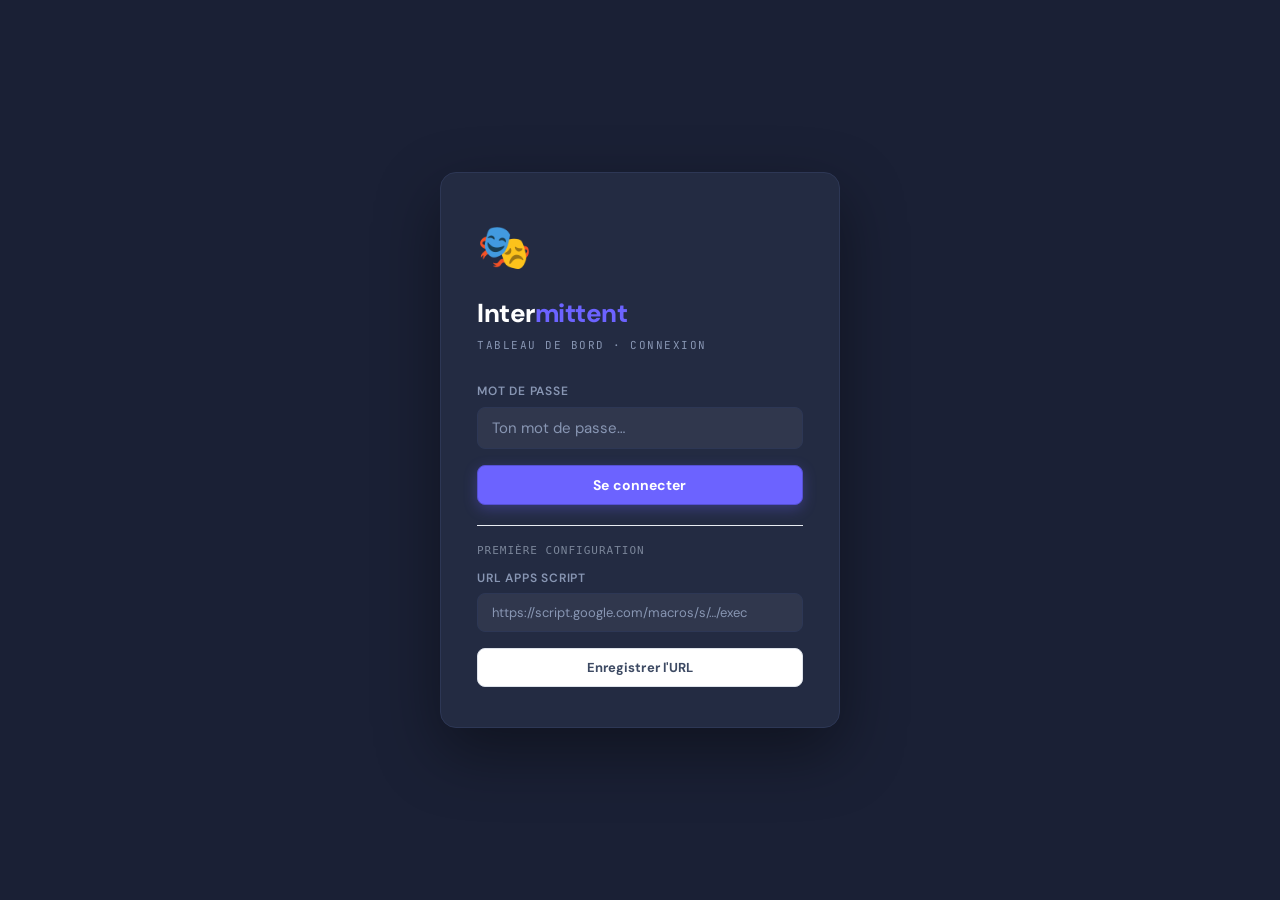
<file: index.html>
<!DOCTYPE html>
<html lang="fr">
<head>
<meta charset="UTF-8">
<meta name="viewport" content="width=device-width, initial-scale=1.0, viewport-fit=cover">
<meta name="apple-mobile-web-app-capable" content="yes">
<meta name="apple-mobile-web-app-status-bar-style" content="black-translucent">
<meta name="apple-mobile-web-app-title" content="Intermittent">
<meta name="theme-color" content="#1a1a18">
<title>Intermittent</title>
<link rel="manifest" href="manifest.json">
<link rel="apple-touch-icon" href="data:image/svg+xml,<svg xmlns='http://www.w3.org/2000/svg' viewBox='0 0 180 180'><rect width='180' height='180' rx='40' fill='%231a1a18'/><text x='90' y='125' font-size='90' text-anchor='middle'>🎭</text></svg>">
<link rel="stylesheet" href="style.css">
<link rel="icon" href="data:image/svg+xml,<svg xmlns='http://www.w3.org/2000/svg' viewBox='0 0 100 100'><text y='.9em' font-size='90'>🎭</text></svg>">
</head>
<body>

<!-- ═══════════════════════════════════════
     LOGIN SCREEN
═══════════════════════════════════════ -->
<div class="login-screen" id="login-screen">
  <div class="login-box">
    <div class="login-logo">🎭</div>
    <div class="login-title">Inter<span>mittent</span></div>
    <div class="login-sub">Tableau de bord · Connexion</div>
    <div class="login-error" id="login-error"></div>
    <div class="field">
      <label>Mot de passe</label>
      <input type="password" id="login-password" placeholder="Ton mot de passe…" autocomplete="current-password">
    </div>
    <button class="btn btn-primary" id="login-btn" onclick="handleLogin()">Se connecter</button>
    <div style="margin-top:20px;padding-top:16px;border-top:1px solid var(--border2);">
      <div style="font-size:11px;color:var(--muted);font-family:'DM Mono',monospace;margin-bottom:10px;text-transform:uppercase;letter-spacing:1px;">Première configuration</div>
      <div class="field">
        <label>URL Apps Script</label>
        <input type="text" id="login-apps-script-url" placeholder="https://script.google.com/macros/s/…/exec" style="font-size:13px;">
      </div>
      <button class="btn btn-ghost" style="width:100%;font-size:13px;" onclick="saveUrlFromLogin()">Enregistrer l'URL</button>
      <div id="login-url-saved" style="display:none;margin-top:8px;" class="alert alert-ok">✅ URL enregistrée — entre ton mot de passe</div>
    </div>
  </div>
</div>

<!-- ═══════════════════════════════════════
     APP SHELL
═══════════════════════════════════════ -->
<div id="app-shell" style="display:none;">

  <!-- TOAST -->
  <div class="toast" id="toast"></div>

  <!-- ═══ SIDEBAR (desktop only) ═══ -->
  <aside class="sidebar">
    <div class="sidebar-logo">
      <div class="sidebar-logo-icon">🎭</div>
      <div class="sidebar-logo-title">Inter<span>mittent</span></div>
      <div class="sidebar-logo-sub">Tableau de bord</div>
    </div>

    <nav class="sidebar-nav">
      <div class="sidebar-section-label">Vue générale</div>
      <div class="sidebar-item" id="side-dashboard" onclick="showPage('dashboard')">
        <span class="si-icon">🏠</span> Tableau de bord
      </div>
      <div class="sidebar-section-label">Principal</div>
      <div class="sidebar-item active" id="side-bilan" onclick="showPage('bilan')">
        <span class="si-icon">📊</span> Bilan
      </div>
      <div class="sidebar-item" id="side-contrats" onclick="showPage('contrats')">
        <span class="si-icon">📁</span> Contrats
      </div>
      <div class="sidebar-item" id="side-ft" onclick="showPage('ft')">
        <span class="si-icon">🏛️</span> France Travail
      </div>

      <div class="sidebar-section-label" style="margin-top:8px;">Outils</div>
      <div class="sidebar-item" id="side-scan" onclick="showPage('scan')">
        <span class="si-icon">📄</span> Scanner un doc
      </div>
      <div class="sidebar-item" id="side-frais" onclick="showPage('frais')">
        <span class="si-icon">🧾</span> Frais réels
      </div>

      <div class="sidebar-section-label" style="margin-top:8px;">Compte</div>
      <div class="sidebar-item" id="side-settings" onclick="showPage('settings')">
        <span class="si-icon">⚙️</span> Réglages
      </div>
    </nav>

    <div class="sidebar-footer">
      <div class="sidebar-user">
        <div class="sidebar-user-avatar">S</div>
        <div style="font-size:13px;font-weight:500;">Simon</div>
      </div>
      <div class="sidebar-sync" onclick="syncToServer(true)">
        <div class="sync-dot" id="desktop-sync-dot"></div>
        <span id="desktop-sync-label">Sync</span>
        <span id="sidebar-sync-time" style="font-size:9px;color:var(--muted);margin-left:4px;"></span>
      </div>
      <div class="sidebar-logout" onclick="handleLogout()">Se déconnecter</div>
      <div style="font-family:'DM Mono',monospace;font-size:11px;color:#888;margin-top:8px;" id="sidebar-version"></div>
    </div>
  </aside>

  <!-- ═══ MAIN CONTENT ═══ -->
  <div class="main-content">

    <!-- MOBILE HEADER -->
    <header class="app-header">
      <div class="app-logo">🎭 Inter<span>mittent</span></div>
      <div class="header-right">
        <div class="sync-status" onclick="syncToServer(true)">
          <div class="sync-dot" id="sync-dot"></div>
          <span id="sync-label">Sync</span>
        </div>
        <div style="display:flex;gap:4px;overflow-x:auto;">
          <div onclick="showPage('dashboard')" style="padding:5px 8px;border-radius:6px;font-size:18px;cursor:pointer;flex-shrink:0;">🏠</div>
          <div onclick="showPage('bilan')"    style="padding:5px 8px;border-radius:6px;font-size:18px;cursor:pointer;flex-shrink:0;">📊</div>
          <div onclick="showPage('contrats')" style="padding:5px 8px;border-radius:6px;font-size:18px;cursor:pointer;flex-shrink:0;">📁</div>
          <div onclick="showPage('scan')"     style="padding:5px 8px;border-radius:6px;font-size:18px;cursor:pointer;flex-shrink:0;">📄</div>
          <div onclick="showPage('ft')"       style="padding:5px 8px;border-radius:6px;font-size:18px;cursor:pointer;flex-shrink:0;">🏛️</div>
          <div onclick="showPage('frais')"    style="padding:5px 8px;border-radius:6px;font-size:18px;cursor:pointer;flex-shrink:0;">🧾</div>
          <div onclick="showPage('settings')" style="padding:5px 8px;border-radius:6px;font-size:18px;cursor:pointer;flex-shrink:0;">⚙️</div>
        </div>
        <div style="font-family:'JetBrains Mono',monospace;font-size:11px;color:var(--muted);background:var(--bg2);padding:4px 10px;border-radius:6px;border:1.5px solid var(--border);flex-shrink:0;" id="header-year">2026</div>
      </div>
    </header>

    <!-- ═══ PAGE BILAN ═══ -->
    <div class="page active" id="page-bilan">
      <div class="page-wrap">
        <div class="section" style="padding-top:20px;">
          <div class="section-title">Bilan <span class="accent">2026</span></div>
          <div class="section-sub">Vue annuelle · Sauvegarde auto</div>
        </div>
        <div class="section">
          <div class="stat-row">
            <div class="stat-card"><div class="lbl">Brut total</div><div class="val gold" id="b-brut">0 €</div><div class="sub" id="b-cachets">0 cachets</div></div>
            <div class="stat-card"><div class="lbl">Net total</div><div class="val green" id="b-net">0 €</div><div class="sub">net perçu</div></div>
          </div>
          <div class="stat-row three">
            <div class="stat-card"><div class="lbl">Heures</div><div class="val" id="b-heures">0 h</div><div class="sub">cumulées</div></div>
            <div class="stat-card"><div class="lbl">PAS payé</div><div class="val red" id="b-pas">0 €</div><div class="sub">prélevé</div></div>
            <div class="stat-card"><div class="lbl">Frais réels</div><div class="val blue" id="b-frais">0 €</div><div class="sub">déductibles</div></div>
          </div>
          <div class="card">
            <div class="card-head"><div class="card-head-title">ARE estimée</div><span class="tag tag-gray" id="are-status-tag">non calculé</span></div>
            <div id="q-are-alerte" class="alert alert-warn" style="display:none;font-size:12px;margin-bottom:12px;">⚠️ Aucune ouverture de droits renseignée — importe ta notification ARE dans les Réglages</div>
            <button class="btn btn-ghost" style="width:100%;margin-top:8px;" onclick="forceMigrateAreToHistorique()">📥 Ajouter les droits actuels à l'historique</button>
            <div style="display:grid;grid-template-columns:1fr 1fr;gap:12px;margin-bottom:12px;">
  <div>
    <div style="font-family:'JetBrains Mono',monospace;font-size:10px;color:var(--muted);margin-bottom:4px;">JOURNALIÈRE BRUTE</div>
    <div style="font-size:24px;font-weight:800;color:var(--orange);" id="q-are-jour">— €</div>
  </div>
  <div>
    <div style="font-family:'JetBrains Mono',monospace;font-size:10px;color:var(--muted);margin-bottom:4px;">AVANT PAS</div>
    <div style="font-size:20px;font-weight:700;color:var(--ink2);" id="q-are-jour-net">— €</div>
  </div>
</div>
<div style="font-family:'JetBrains Mono',monospace;font-size:10px;color:var(--muted);margin-bottom:4px;">APRÈS PAS · MENSUELLE</div>
<div style="font-size:20px;font-weight:700;color:var(--green);" id="q-are-jour-pas">— €</div>
<div style="font-size:13px;color:var(--muted);margin-top:4px;">≈ <span id="q-are-mois">— €</span>/mois</div>
<div class="ft-row" style="margin-top:12px;"><span class="ft-label">Ouverture des droits</span><span class="ft-value" id="q-date-ouverture">—</span></div>
<div class="ft-row"><span class="ft-label">Date anniversaire</span><span class="ft-value" id="q-date-anniversaire">—</span></div>
<div style="margin-top:12px;">
  <button class="btn btn-ghost btn-sm" onclick="showPage('settings');setTimeout(()=>{document.getElementById('are-droits-card')?.scrollIntoView({behavior:'smooth'})},300)">📋 Voir l'historique complet</button>
</div>
            <div class="progress-wrap">
              <div class="progress-label"><span>Progression vers les 507h</span><span id="q-heures-prog">0 / 507 h</span></div>
              <div class="progress-bar"><div class="progress-fill" id="q-heures-fill" style="width:0%"></div></div>
            </div>
          </div>
          <div class="card">
            <div class="card-head"><div class="card-head-title">Foyer</div></div>
            <div class="field-row">
              <div>
                <div style="font-family:'DM Mono',monospace;font-size:10px;color:var(--muted);margin-bottom:4px;">SIMON (toi)</div>
                <div style="font-family:'Playfair Display',serif;font-size:20px;font-weight:700;" id="foyer-simon">— €</div>
              </div>
              <div>
                <div style="font-family:'JetBrains Mono',monospace;font-size:10px;color:var(--muted);margin-bottom:4px;" id="foyer-conjoint-label">CONJOINT(E)</div>
                <div style="font-family:'Playfair Display',serif;font-size:20px;font-weight:700;" id="foyer-conjoint">— €</div>
              </div>
            </div>
            <div style="margin-top:12px;font-family:'DM Mono',monospace;font-size:10px;color:var(--muted);margin-bottom:4px;">TOTAL FOYER + ARE ANNUELLE</div>
            <div style="font-family:'Playfair Display',serif;font-size:22px;font-weight:700;" id="foyer-reste">— €</div>
          </div>
          <div class="card">
            <div class="card-head"><div class="card-head-title">Impôts</div><div style="font-family:'DM Mono',monospace;font-size:11px;color:var(--gold);" id="b-taux-pas">—%</div></div>
            <div class="field-row">
              <div><div class="card-label">ESTIMÉ</div><div style="font-family:'Playfair Display',serif;font-size:22px;font-weight:700;" id="b-impots-estim">— €</div></div>
              <div><div class="card-label">DÉJÀ PAYÉ</div><div style="font-family:'Playfair Display',serif;font-size:22px;font-weight:700;color:var(--green);" id="b-impots-payes">0 €</div></div>
            </div>
            <div style="margin-top:10px;"><div class="card-label">RESTANT ESTIMÉ</div><div style="font-family:'Playfair Display',serif;font-size:26px;font-weight:700;color:var(--red);" id="b-impots-reste">— €</div></div>
          </div>
        </div>
      </div>
    </div>
<!-- ═══ PAGE DASHBOARD ═══ -->
    <div class="page" id="page-dashboard">
      <div class="page-wrap">
        <div class="section" style="padding-top:20px;">

          <div style="margin-bottom:24px;">
            <div class="section-title">Tableau de <span class="accent">bord</span></div>
            <div class="section-sub" id="dashboard-greeting">Bonjour · Vue d'ensemble</div>
          </div>

          <!-- Cards accès rapide -->
          <div class="dashboard-grid">
            <div class="dashboard-card" onclick="showPage('bilan')">
              <div class="dc-icon blue">📊</div>
              <div class="dc-title">Bilan</div>
              <div class="dc-sub">Revenus, impôts et progression ARE</div>
            </div>
            <div class="dashboard-card" onclick="showPage('contrats')">
              <div class="dc-icon purple">📁</div>
              <div class="dc-title">Contrats</div>
              <div class="dc-sub">Gérer et scanner les contrats</div>
            </div>
            <div class="dashboard-card" onclick="showPage('scan')">
              <div class="dc-icon green">📄</div>
              <div class="dc-title">Scanner un doc</div>
              <div class="dc-sub">Analyse IA automatique</div>
            </div>
            <div class="dashboard-card" onclick="showPage('ft')">
              <div class="dc-icon orange">🏛️</div>
              <div class="dc-title">France Travail</div>
              <div class="dc-sub">Déclaration mensuelle</div>
            </div>
            <div class="dashboard-card" onclick="showPage('frais')">
              <div class="dc-icon red">🧾</div>
              <div class="dc-title">Frais réels</div>
              <div class="dc-sub">Déductibles · Comparaison forfait</div>
            </div>
          </div>

          <!-- Résumé rapide -->
          <div id="dashboard-summary"></div>

          <!-- Alertes / À faire -->
          <div id="dashboard-alerts"></div>

        </div>
      </div>
    </div>
       

    <!-- ═══ PAGE CONTRATS ═══ -->
    <div class="page" id="page-contrats">
      <div style="padding:20px 16px 0;display:flex;align-items:center;justify-content:space-between;">
        <div>
          <div class="section-title">Mes <span class="accent">contrats</span></div>
          <div class="section-sub">Par mois · Clic pour détail</div>
        </div>
        <button class="btn btn-ghost btn-sm" onclick="openSheet('sheet-add-contrat')" style="flex-shrink:0;">＋ Ajouter</button>
      </div>
         <!-- Filtres -->
      <div style="margin:0 0 20px;">
        <div style="display:flex;align-items:center;gap:8px;flex-wrap:wrap;">
          <span style="font-family:'JetBrains Mono',monospace;font-size:10px;color:var(--muted);text-transform:uppercase;letter-spacing:1px;font-weight:600;white-space:nowrap;">Filtrer par</span>

          <select id="filter-annee" onchange="applyFilters()" style="padding:7px 14px;border:1.5px solid var(--border);border-radius:8px;font-size:13px;font-weight:600;background:var(--surface);color:var(--ink);font-family:'DM Sans',sans-serif;appearance:none;cursor:pointer;min-width:0;">
            <option value="">Toutes les années</option>
          </select>

          <select id="filter-mois" onchange="applyFilters()" style="padding:7px 14px;border:1.5px solid var(--border);border-radius:8px;font-size:13px;font-weight:600;background:var(--surface);color:var(--ink);font-family:'DM Sans',sans-serif;appearance:none;cursor:pointer;min-width:0;">
            <option value="">Tous les mois</option>
            <option value="01">Janvier</option><option value="02">Février</option>
            <option value="03">Mars</option><option value="04">Avril</option>
            <option value="05">Mai</option><option value="06">Juin</option>
            <option value="07">Juillet</option><option value="08">Août</option>
            <option value="09">Septembre</option><option value="10">Octobre</option>
            <option value="11">Novembre</option><option value="12">Décembre</option>
          </select>

          <select id="filter-employeur" onchange="applyFilters()" style="padding:7px 14px;border:1.5px solid var(--border);border-radius:8px;font-size:13px;font-weight:600;background:var(--surface);color:var(--ink);font-family:'DM Sans',sans-serif;appearance:none;cursor:pointer;min-width:0;max-width:200px;">
            <option value="">Tous les employeurs</option>
          </select>

          <select id="filter-statut" onchange="applyFilters()" style="padding:7px 14px;border:1.5px solid var(--border);border-radius:8px;font-size:13px;font-weight:600;background:var(--surface);color:var(--ink);font-family:'DM Sans',sans-serif;appearance:none;cursor:pointer;min-width:0;">
            <option value="">Tous statuts</option>
            <option value="attente">⏳ En attente</option>
            <option value="paye">✅ Payés</option>
          </select>

          <select id="filter-docs" onchange="applyFilters()" style="padding:7px 14px;border:1.5px solid var(--border);border-radius:8px;font-size:13px;font-weight:600;background:var(--surface);color:var(--ink);font-family:'DM Sans',sans-serif;appearance:none;cursor:pointer;min-width:0;">
            <option value="">Tous documents</option>
            <option value="sans-bulletin">Sans bulletin</option>
            <option value="sans-aem">Sans AEM</option>
            <option value="complet">Complets ✓</option>
          </select>

          <button onclick="resetFilters()" style="padding:7px 14px;border:1.5px solid var(--border);border-radius:8px;font-size:13px;font-weight:700;background:var(--surface);color:var(--muted);cursor:pointer;font-family:'DM Sans',sans-serif;white-space:nowrap;transition:all .15s;" onmouseover="this.style.borderColor='var(--red)';this.style.color='var(--red)'" onmouseout="this.style.borderColor='var(--border)';this.style.color='var(--muted)'">✕ Reset</button>
        </div>

        <!-- Chips actifs -->
        <div id="filter-chips" style="display:flex;gap:6px;flex-wrap:wrap;margin-top:8px;"></div>
      </div>
      <!-- Desktop : layout 2 colonnes -->
      <div class="contracts-layout" id="contracts-layout" style="margin-top:16px;">
        <div id="contrats-list"></div>
        <!-- Panel détail desktop -->
        <div class="contract-panel" id="desktop-detail-panel" style="display:none;">
          <div class="card">
            <div class="card-head">
              <div class="card-head-title" id="detail-title-desktop">Sélectionne un contrat</div>
              <div style="display:flex;gap:8px;">
                <button class="btn btn-danger btn-sm" onclick="deleteCurrentContrat()">🗑️</button>
                <button class="btn btn-ghost btn-sm" onclick="closeDetail()">✕</button>
              </div>
            </div>
            <div id="desktop-detail-body">
              <div class="empty" style="padding:32px;"><div class="empty-icon">👆</div><div class="empty-text">Clique sur un contrat<br>pour voir les détails</div></div>
            </div>
          </div>
        </div>
      </div>
    </div>

    <!-- ═══ PAGE FRANCE TRAVAIL ═══ -->
    <div class="page" id="page-ft">
      <div class="page-wrap">
        <div class="section" style="padding-top:20px;">
          <div class="section-title">France <span class="accent">Travail</span></div>
          <div class="section-sub">Déclaration mensuelle · Récap automatique</div>
          <div class="alert alert-info">📅 Tu déclares le mois M en M+1, avant le 15.</div>
          <div class="card">
            <div class="card-head"><div class="card-head-title">Mois à déclarer</div></div>
            <div class="field"><label>Mois de travail</label><select id="ft-mois-select" onchange="renderFT()"></select></div>
          </div>
          <div id="ft-content"></div>
        </div>
      </div>
    </div>

    <!-- ═══ PAGE SCAN ═══ -->
    <div class="page" id="page-scan">
      <div class="page-wrap">
        <div class="section" style="padding-top:20px;">
          <div class="section-title">Scanner un <span class="accent">doc</span></div>
          <div class="section-sub">IA · Extraction automatique</div>
        </div>
        <div class="scan-layout">
          <div class="section" style="padding-top:0;">
            <!-- Zone principale d'upload -->
            <div class="upload-zone" id="dropzone"
              ondragover="event.preventDefault();this.classList.add('active')"
              ondragleave="this.classList.remove('active')"
              ondrop="handleDrop(event)">
              <input type="file" accept=".pdf,.jpg,.jpeg,.png,.heic,.heif,.webp,.tiff,.bmp" onchange="handleFile(event)" id="file-input" multiple>
              <div class="upload-emoji">📂</div>
              <div class="upload-title">Glisse ou clique pour uploader</div>
              <div class="upload-sub">PDF, JPG, PNG, HEIC · Max 4 fichiers</div>
            </div>

            <!-- Boutons caméra -->
            <div style="margin-top:8px;">
              <button class="btn btn-ghost" style="width:100%;" onclick="openCamera()">📷 Scanner avec la caméra</button>
            </div>

            <!-- File d'attente -->
            <div id="scan-queue-panel" style="display:none;" class="card" style="margin-top:12px;">
              <div class="card-head">
                <div class="card-head-title">File d'attente</div>
                <button class="btn btn-ghost btn-sm" onclick="clearScanQueue()">✕ Vider</button>
              </div>
              <div id="scan-queue-list"></div>
            </div>

            <!-- Forcer un type de document -->
            <div class="card" style="margin-top:12px;">
              <div class="card-head"><div class="card-head-title">Forcer un type de document</div></div>
              <div style="font-size:12px;color:var(--muted);margin-bottom:10px;">Par défaut l'IA détecte automatiquement. Force uniquement si l'IA se trompe — dans ce cas, un seul fichier à la fois.</div>
              <div class="type-pills">
                <div class="pill active" data-type="auto" onclick="setDocType(this,'auto')">🤖 Auto</div>
                <div class="pill" data-type="bulletin" onclick="setDocType(this,'bulletin')">📄 Bulletin</div>
                <div class="pill" data-type="contrat" onclick="setDocType(this,'contrat')">📝 Contrat</div>
                <div class="pill" data-type="aem" onclick="setDocType(this,'aem')">📋 AEM</div>
                <div class="pill" data-type="conges" onclick="setDocType(this,'conges')">🌴 Congés</div>
                <div class="pill" data-type="frais" onclick="setDocType(this,'frais')">🧾 Frais</div>
                <div class="pill" data-type="notification_ft" onclick="setDocType(this,'notification_ft')">🏛️ Notif. ARE</div>
                <div class="pill" data-type="courrier_csg" onclick="setDocType(this,'courrier_csg')">📮 Courrier CSG</div>
                <div class="pill" data-type="document_ft" onclick="setDocType(this,'document_ft')">📑 Doc FT autre</div>
              </div>
            </div>

            <!-- Rattacher à un contrat -->
            <div class="card" id="scan-contrat-link-card" style="display:none;">
              <div class="card-head"><div class="card-head-title">Rattacher à un contrat</div></div>
              <div class="field"><label>Contrat associé (optionnel)</label>
                <select id="scan-contrat-select"><option value="">— Aucun / nouveau contrat —</option></select>
              </div>
            </div>

            <!-- Multi-pages -->
            <div id="multipage-panel" style="display:none;margin-top:12px;" class="card">
              <div class="card-head">
                <div class="card-head-title">📑 Document multi-pages</div>
                <button class="btn btn-ghost btn-sm" onclick="clearMultipage()">✕ Annuler</button>
              </div>
              <div id="multipage-list" style="font-size:13px;color:var(--ink2);margin-bottom:12px;"></div>
              <div style="display:flex;gap:8px;">
                <label style="flex:1;cursor:pointer;">
                  <input type="file" accept=".pdf,.jpg,.jpeg,.png,.heic,.heif,.webp,.tiff,.bmp" multiple style="display:none;" onchange="addMultipageFiles(event)">
                  <div class="btn btn-ghost" style="width:100%;text-align:center;">＋ Ajouter des pages</div>
                </label>
                <button class="btn btn-primary" style="flex:1;" onclick="processMultipage()">🔍 Analyser</button>
              </div>
            </div>
          </div>

          <div class="section" style="padding-top:0;">
            <div id="scan-loading" style="display:none;" class="card">
              <div class="loading-block">
                <div class="loader"></div>
                <div style="font-size:13px;color:var(--muted);margin-top:12px;">Analyse IA en cours…</div>
                <button onclick="cancelAnalysis()" style="margin-top:12px;background:none;border:1.5px solid var(--border);border-radius:20px;padding:6px 14px;font-size:12px;color:var(--muted);cursor:pointer;display:flex;align-items:center;gap:6px;margin-left:auto;margin-right:auto;">✕ Annuler</button>
              </div>
            </div>
            <div id="scan-result-card" style="display:none;"></div>
          </div>
        </div>
      </div>
    </div>
    <!-- ═══ PAGE FRAIS ═══ -->
    <div class="page" id="page-frais">
      <div class="page-wrap">
        <div class="section" style="padding-top:20px;">
          <div class="section-title">Frais <span class="accent">réels</span></div>
          <div class="section-sub">Déductibles · Comparaison forfait</div>
          <div class="stat-row">
            <div class="stat-card"><div class="lbl">Total frais</div><div class="val gold" id="f-total">0 €</div><div class="sub">à déclarer</div></div>
            <div class="stat-card"><div class="lbl">vs Forfait 10%</div><div class="val" id="f-compare">—</div><div class="sub" id="f-compare-sub">calcul en attente</div></div>
          </div>
          <div class="card">
            <div class="card-head"><div class="card-head-title">Par catégorie</div><button class="btn btn-ghost btn-sm" onclick="openSheet('sheet-add-frais')">＋ Ajouter</button></div>
            <div id="frais-by-cat"><div class="empty"><div class="empty-icon">🧾</div><div class="empty-text">Aucun frais</div></div></div>
          </div>
          <div class="month-scroll" id="frais-month-tabs"></div>
          <div class="card">
            <div class="card-head"><div class="card-head-title">Liste</div></div>
            <div id="frais-list"><div class="empty"><div class="empty-icon">📋</div><div class="empty-text">Aucun frais</div></div></div>
          </div>
        </div>
      </div>
    </div>

    <!-- ═══ PAGE RÉGLAGES ═══ -->
    <div class="page" id="page-settings">
      <div class="page-wrap">
        <div class="section" style="padding-top:20px;">
          <div class="section-title"><span class="accent">Réglages</span></div>
          <div class="section-sub">Apps Script · Fiscal · Données</div>

          <!-- APPS SCRIPT -->
          <div class="card" style="background:linear-gradient(135deg,#e8f4fd,#d2e9f5);border-color:rgba(26,74,122,.15);">
            <div style="display:flex;align-items:center;gap:10px;margin-bottom:12px;">
              <div style="font-size:28px;">🔗</div>
              <div><div style="font-size:15px;font-weight:700;">Google Apps Script</div><div style="font-size:12px;color:var(--blue);" id="apps-script-status">Non configuré</div></div>
            </div>
            <div class="field"><label>URL de déploiement</label><input type="text" id="apps-script-url" placeholder="https://script.google.com/macros/s/…/exec"></div>
            <div style="display:flex;gap:8px;">
              <button class="btn btn-primary" style="flex:1;" onclick="saveAppsScriptUrl()">Sauvegarder</button>
              <button class="btn btn-ghost" onclick="testAppsScript()" id="test-as-btn">Tester</button>
            </div>
            <div id="as-test-result" style="margin-top:10px;"></div>
          </div>

          <!-- SAUVEGARDE -->
          <div class="card">
            <div class="card-head"><div class="card-head-title">Sauvegarde Drive</div><span class="tag tag-gray" id="last-sync-label">—</span></div>
            <div style="display:flex;gap:8px;margin-bottom:12px;">
              <button class="btn btn-primary" style="flex:1;" onclick="syncToServer(true)">☁️ Sauvegarder</button>
              <button class="btn btn-ghost" style="flex:1;" onclick="loadFromServer()">📥 Restaurer dernière</button>
            </div>
            <button class="btn btn-ghost" style="width:100%;margin-bottom:8px;" onclick="listBackups()">📋 Voir l'historique des sauvegardes</button>
            <div id="backups-list" style="display:none;margin-top:8px;"></div>
          </div>

          <!-- PROFIL -->
          <div class="card" data-lockable>
            <div class="card-head"><div class="card-head-title">Profil</div></div>
            <div class="field"><label>Prénom</label><input type="text" id="cfg-prenom" placeholder="Ex: Simon" oninput="saveConfig()"></div>
            <div class="field"><label>Annexe intermittence</label>
              <select id="cfg-annexe" onchange="saveConfig()">
                <option value="8">Annexe 8 — Technicien / Ouvrier</option>
                <option value="10">Annexe 10 — Artiste</option>
              </select>
            </div>
          </div>

          <!-- SITUATION FAMILIALE -->
          <div class="card" data-lockable>
            <div class="card-head"><div class="card-head-title">Situation familiale</div></div>
            <div class="field"><label>Statut</label>
              <select id="cfg-statut-familial" onchange="updateFamilialUI();saveConfig()">
                <option value="celibataire">Célibataire</option>
                <option value="couple">En couple / Marié(e) / Pacsé(e)</option>
              </select>
            </div>
            <div id="cfg-conjoint-bloc" style="display:none;">
              <div class="field"><label>Prénom du/de la conjoint(e)</label><input type="text" id="cfg-conjoint-prenom" placeholder="Ex: Mathilde" oninput="saveConfig()"></div>
              <div class="field"><label>Revenus annuels conjoint(e) (€)</label><input type="number" id="cfg-conjoint-revenus" placeholder="Ex: 21600" oninput="saveConfig()"></div>
            </div>
            <div class="field"><label>Nombre d'enfants à charge</label>
              <select id="cfg-enfants" onchange="saveConfig()">
                <option value="0">Aucun</option>
                <option value="1">1 enfant</option>
                <option value="2">2 enfants</option>
                <option value="3">3 enfants</option>
                <option value="4">4 enfants ou plus</option>
              </select>
            </div>
          </div>

          <!-- FISCAL -->
          <div class="card" data-lockable>
            <div class="card-head"><div class="card-head-title">Paramètres fiscaux</div></div>
            <div class="field"><label>Taux PAS actuel (%)</label><input type="number" id="cfg-taux-pas" placeholder="Ex: 14.6" step="0.1" oninput="saveConfig()"></div>
          </div>

          <!-- CSG -->
          <div class="card" data-lockable>
            <div class="card-head">
              <div class="card-head-title">CSG / Prélèvements sociaux</div>
              <button class="btn btn-ghost btn-sm" onclick="document.getElementById('file-input-csg').click()">📄 Importer courrier</button>
              <input type="file" id="file-input-csg" accept=".pdf" style="display:none;" onchange="importCourrierCSG(event)">
            </div>
            <div class="alert alert-info" style="font-size:12px;">
              ℹ️ Le taux CSG dépend de ton RFR N-2. Par défaut France Travail applique le taux plein (6,2%). Si tu es éligible à un taux réduit ou une exonération, envoie ton avis d'imposition à France Travail.
            </div>
            <div class="field"><label>Taux CSG appliqué (%)</label>
              <select id="cfg-taux-csg" onchange="saveConfig()">
                <option value="0">0% — Exonéré</option>
                <option value="3.8">3,8% — Taux réduit</option>
                <option value="6.2" selected>6,2% — Taux plein (défaut)</option>
              </select>
            </div>
            <div class="field"><label>RFR (Revenu Fiscal de Référence, €)</label>
              <input type="number" id="cfg-rfr" placeholder="Ex: 25000" oninput="saveConfig()">
            </div>
          </div>   

          <!-- DROITS ARE -->
          <div class="card" id="are-droits-card" data-lockable>
            <div class="card-head">
              <div class="card-head-title">Droits ARE en cours</div>
              <div style="display:flex;gap:6px;">
                <button class="btn btn-ghost btn-sm" onclick="document.getElementById('file-input-ft').click()">📄 Importer</button>
                <button class="btn btn-danger btn-sm" onclick="clearDroitsARE()" title="Supprimer les droits actuels">🗑️</button>
              </div>
              <input type="file" id="file-input-ft" accept=".pdf" style="display:none;" onchange="importNotificationFT(event)">
            </div>
            <div id="are-import-status" style="display:none;" class="alert alert-ok" style="margin-bottom:12px;"></div>
            <div class="field"><label>Allocation journalière nette (€)</label><input type="number" id="cfg-are-jour" placeholder="Ex: 67.78" step="0.01" oninput="saveConfig()"></div>
            <div class="field"><label>Salaire de référence (€)</label><input type="number" id="cfg-sr" placeholder="Ex: 37705.64" step="0.01" oninput="saveConfig()"></div>
            <div class="field"><label>Heures de référence</label><input type="number" id="cfg-nht" placeholder="Ex: 1204" oninput="saveConfig()"></div>
            <div class="field"><label>SJR (€/jour)</label><input type="number" id="cfg-sjr" placeholder="Ex: 313.17" step="0.01" oninput="saveConfig()"></div>
            <div class="field"><label>Date d'ouverture des droits</label><input type="date" id="cfg-are-debut" oninput="saveConfig()"></div>
            <div class="field"><label>Date anniversaire (fin de droits)</label><input type="date" id="cfg-fin-droits" oninput="saveConfig()"></div>
            <div class="field"><label>ARE réellement touchée (€/mois)</label><input type="number" id="cfg-are-reel" placeholder="Ex: 1614" oninput="saveConfig()"></div>
            <div class="field"><label>Franchise congés payés (jours)</label><input type="number" id="cfg-franchise-cp" placeholder="Ex: 10" oninput="saveConfig()"></div>
           <div class="field"><label>Franchise salaires (jours)</label><input type="number" id="cfg-franchise-sal" placeholder="Ex: 16" oninput="saveConfig()"></div>
            <div id="are-historique" style="margin-top:12px;"></div>
          </div>

          <!-- DONNÉES -->
          <div class="card">
            <div class="card-head"><div class="card-head-title">Données locales</div></div>
            <div class="settings-row"><div><div class="settings-label">Exporter JSON</div><div class="settings-sub">Sauvegarde locale</div></div><button class="btn btn-ghost btn-sm" onclick="exportData()">📤 Export</button></div>
            <div class="settings-row"><div><div class="settings-label">Importer JSON</div><div class="settings-sub">Restaurer depuis fichier</div></div><button class="btn btn-ghost btn-sm" onclick="document.getElementById('import-file').click()">📥 Import</button></div>
            <input type="file" id="import-file" accept=".json" style="display:none;" onchange="importData(event)">
            <div class="settings-row"><div><div class="settings-label" style="color:var(--red);">Tout effacer</div><div class="settings-sub">Irréversible</div></div><button class="btn btn-danger btn-sm" onclick="clearAll()">🗑️ Effacer</button></div>
          </div>

          <div class="card" style="background:var(--gold-light);border-color:rgba(184,146,42,.3);">
            <div style="font-size:20px;margin-bottom:8px;">📱</div>
            <div style="font-size:14px;font-weight:600;margin-bottom:6px;">Installer sur iPhone</div>
            <div style="font-size:12px;color:var(--ink2);line-height:1.6;">Safari → <strong>Partager</strong> → <strong>"Sur l'écran d'accueil"</strong></div>
          </div>

          <div style="text-align:center;padding:8px 0 16px;">
            <div style="font-family:'DM Mono',monospace;font-size:11px;color:var(--muted);">Version <span id="app-version-display"></span></div>
            <div style="font-family:'DM Mono',monospace;font-size:10px;color:var(--border);margin-top:4px;" id="app-date-display"></div>
          </div>
        </div>
      </div>
    </div>

  </div><!-- /main-content -->

  <!-- ═══ BOTTOM NAV (mobile) ═══ -->
  <nav class="bottom-nav">
    <button class="nav-btn" id="nav-dashboard" onclick="showPage('dashboard')"><span class="nav-icon">🏠</span><span class="nav-label">Accueil</span></button>
    <button class="nav-btn active" id="nav-bilan" onclick="showPage('bilan')"><span class="nav-icon">📊</span><span class="nav-label">Bilan</span></button>
    <button class="nav-btn" id="nav-contrats" onclick="showPage('contrats')"><span class="nav-icon">📁</span><span class="nav-label">Contrats</span></button>
    <button class="nav-btn" id="nav-scan" onclick="showPage('scan')"><span class="nav-icon">📄</span><span class="nav-label">Scanner</span></button>
    <button class="nav-btn" id="nav-ft" onclick="showPage('ft')"><span class="nav-icon">🏛️</span><span class="nav-label">Fr. Travail</span></button>
    <button class="nav-btn" id="nav-frais" onclick="showPage('frais')"><span class="nav-icon">🧾</span><span class="nav-label">Frais</span></button>
    <button class="nav-btn" id="nav-settings" onclick="showPage('settings')"><span class="nav-icon">⚙️</span><span class="nav-label">Réglages</span></button>
  </nav>

  <!-- ═══ SHEET OVERLAY ═══ -->
  <div class="sheet-overlay" id="sheet-overlay" onclick="closeSheet()"></div>

  <!-- SHEET : Ajouter contrat -->
  <div class="bottom-sheet" id="sheet-add-contrat">
    <div class="sheet-handle"></div>
    <div style="display:flex;align-items:center;justify-content:space-between;margin-bottom:20px;">
      <div class="sheet-title" id="sheet-contrat-title" style="margin-bottom:0;">Nouveau contrat</div>
      <button class="btn btn-ghost btn-sm" onclick="closeSheet()">✕</button>
    </div>
    <div id="contrat-choice" style="margin-bottom:20px;">
      <button class="btn btn-primary" style="width:100%;margin-bottom:8px;" onclick="showPage('scan');closeSheet()">📄 Scanner un ou des documents (IA)</button>
      <button class="btn btn-ghost" style="width:100%;box-sizing:border-box;" onclick="document.getElementById('contrat-form').style.display='block';document.getElementById('contrat-choice').style.display='none'">✏️ Saisir manuellement</button>
    </div>
    <div id="contrat-form" style="display:none;">
    <div class="field"><label>Employeur</label><input type="text" id="c-emp" placeholder="Nom de la compagnie"></div>
    <div class="field"><label>Poste / Nature</label><input type="text" id="c-poste" placeholder="Ex: Comédien, Metteur en scène…"></div>
    <div class="field-row">
      <div class="field"><label>Date début</label><input type="date" id="c-debut"></div>
      <div class="field"><label>Date fin</label><input type="date" id="c-fin"></div>
    </div>
    <div class="field-row">
      <div class="field"><label>Nb cachets</label><input type="number" id="c-cachets" placeholder="0" min="0"></div>
      <div class="field"><label>Heures totales</label><input type="number" id="c-heures" placeholder="0" step="0.5"></div>
    </div>
    <div class="field-row">
      <div class="field"><label>Salaire brut (€)</label><input type="number" id="c-brut" placeholder="0.00" step="0.01"></div>
      <div class="field"><label>Net imposable (€)</label><input type="number" id="c-net-imp" placeholder="0.00" step="0.01"></div>
    </div>
    <div class="field-row">
      <div class="field"><label>Net perçu (€)</label><input type="number" id="c-net" placeholder="0.00" step="0.01"></div>
      <div class="field"><label>PAS prélevé (€)</label><input type="number" id="c-pas" placeholder="0.00" step="0.01"></div>
    </div>
    <div class="field"><label>Référence fichier(s)</label><input type="text" id="c-ref" placeholder="Contrat.pdf, Bulletin.pdf…"></div>
    <div class="field"><label>Commentaire</label><textarea id="c-comment" placeholder="Notes…"></textarea></div>
    <button class="btn btn-primary" id="btn-save-contrat" onclick="addContrat()" style="margin-top:8px;">✓ Enregistrer</button>
    </div><!-- /contrat-form -->
  </div>

  <!-- SHEET : Ajouter frais -->
  <div class="bottom-sheet" id="sheet-add-frais">
    <div class="sheet-handle"></div>
    <div class="sheet-title">Ajouter un frais</div>
    <div class="field"><label>Catégorie</label>
      <select id="f-cat">
        <option value="transport">🚗 Transport (SNCF, parking…)</option>
        <option value="navigo">🚇 Navigo / Abonnement</option>
        <option value="km">🛣️ Kilométrique</option>
        <option value="logiciel">💻 Logiciels (Voxing Pro…)</option>
        <option value="formation">📚 Formation</option>
        <option value="materiel">🎭 Matériel & costumes</option>
        <option value="repas">🍽️ Repas professionnels</option>
        <option value="agent">🤝 Commission agent</option>
        <option value="conges">🌴 Congés Spectacle</option>
        <option value="autre">📦 Autre</option>
      </select>
    </div>
    <div class="field"><label>Description</label><input type="text" id="f-desc" placeholder="A/R Paris, Voxing Pro…"></div>
    <div class="field-row">
      <div class="field"><label>Date</label><input type="date" id="f-date"></div>
      <div class="field"><label>Montant (€)</label><input type="number" id="f-montant" placeholder="0.00" step="0.01"></div>
    </div>
    <div class="field-row">
      <div class="field"><label>KM</label><input type="number" id="f-km" placeholder="0"></div>
      <div class="field"><label>Repas (nb)</label><input type="number" id="f-repas" placeholder="0"></div>
    </div>
    <div class="field"><label>Affilier à un contrat</label><select id="f-contrat-link"><option value="">— Aucun —</option></select></div>
    <div class="field"><label>Référence fichier</label><input type="text" id="f-ref" placeholder="SNCF_260105.pdf"></div>
    <button class="btn btn-primary" onclick="addFrais()" style="margin-top:8px;">✓ Enregistrer</button>
  </div>

  <!-- DETAIL VIEW (mobile slide-in) -->
  <div class="detail-view" id="detail-view">
    <div class="detail-header">
      <button class="detail-back" onclick="closeDetail()">←</button>
      <div class="detail-title" id="detail-title">Contrat</div>
      <button class="btn btn-danger btn-sm" onclick="deleteCurrentContrat()">🗑️</button>
    </div>
    <div class="detail-body" id="detail-body"></div>
  </div>

</div>

     <!-- SCANNER CAMÉRA -->
<div id="camera-modal" style="display:none;position:fixed;inset:0;z-index:500;background:#000;flex-direction:column;">
  <div style="display:flex;align-items:center;justify-content:space-between;padding:16px;background:rgba(0,0,0,0.8);">
    <div style="color:#fff;font-size:16px;font-weight:700;">📷 Scanner</div>
    <div style="color:#aaa;font-size:13px;" id="camera-count">0 page(s)</div>
    <button onclick="closeCamera()" style="background:none;border:1px solid #666;color:#fff;padding:6px 12px;border-radius:6px;font-size:13px;cursor:pointer;">✕ Fermer</button>
  </div>
  <div style="flex:1;position:relative;overflow:hidden;">
    <video id="camera-video" autoplay playsinline style="width:100%;height:100%;object-fit:cover;"></video>
    <!-- Cadre guide -->
    <div style="position:absolute;inset:10%;border:2px solid rgba(255,255,255,0.6);border-radius:8px;pointer-events:none;">
      <div style="position:absolute;top:-1px;left:-1px;width:20px;height:20px;border-top:3px solid #fff;border-left:3px solid #fff;border-radius:2px 0 0 0;"></div>
      <div style="position:absolute;top:-1px;right:-1px;width:20px;height:20px;border-top:3px solid #fff;border-right:3px solid #fff;border-radius:0 2px 0 0;"></div>
      <div style="position:absolute;bottom:-1px;left:-1px;width:20px;height:20px;border-bottom:3px solid #fff;border-left:3px solid #fff;border-radius:0 0 0 2px;"></div>
      <div style="position:absolute;bottom:-1px;right:-1px;width:20px;height:20px;border-bottom:3px solid #fff;border-right:3px solid #fff;border-radius:0 0 2px 0;"></div>
    </div>
  </div>
  <!-- Miniatures -->
  <div id="camera-thumbs" style="display:flex;gap:8px;padding:8px 16px;overflow-x:auto;background:rgba(0,0,0,0.8);min-height:72px;align-items:center;">
    <div style="color:#666;font-size:12px;" id="camera-thumbs-empty">Aucune page capturée</div>
  </div>
  <!-- Contrôles -->
  <div style="display:flex;align-items:center;justify-content:space-between;padding:16px 24px;background:rgba(0,0,0,0.9);gap:16px;">
    <button onclick="switchCamera()" style="background:rgba(255,255,255,0.1);border:1px solid #444;color:#fff;padding:10px 14px;border-radius:8px;font-size:18px;cursor:pointer;">🔄</button>
    <button onclick="capturePhoto()" style="width:70px;height:70px;border-radius:50%;background:#fff;border:4px solid #aaa;cursor:pointer;font-size:28px;display:flex;align-items:center;justify-content:center;flex-shrink:0;">📸</button>
    <button onclick="analyzeCameraPages()" id="camera-analyze-btn" style="background:var(--accent);border:none;color:#fff;padding:10px 14px;border-radius:8px;font-size:13px;font-weight:700;cursor:pointer;opacity:0.4;pointer-events:none;">Analyser</button>
  </div>
</div>
<canvas id="camera-canvas" style="display:none;"></canvas>

     <!-- DRAG & DROP GLOBAL -->
<div id="global-drop-overlay" style="display:none;position:fixed;inset:0;z-index:800;background:rgba(26,86,219,0.15);border:3px dashed var(--accent);pointer-events:none;">
  <div style="position:absolute;top:50%;left:50%;transform:translate(-50%,-50%);text-align:center;background:var(--surface);padding:32px 48px;border-radius:16px;border:2px solid var(--accent);box-shadow:0 8px 32px rgba(0,0,0,0.15);">
    <div style="font-size:48px;margin-bottom:12px;">📂</div>
    <div style="font-size:18px;font-weight:800;color:var(--accent);">Déposer pour analyser</div>
    <div style="font-size:13px;color:var(--muted);margin-top:6px;">PDF, JPG, PNG, HEIC — max 4 fichiers</div>
  </div>
</div>

<!-- MODAL CONFIRMATION DROP -->
<div id="global-drop-modal" style="display:none;position:fixed;inset:0;z-index:810;background:rgba(0,0,0,0.4);align-items:center;justify-content:center;padding:24px;">
  <div style="background:var(--surface);border:2px solid var(--border);border-radius:16px;padding:28px;width:100%;max-width:480px;box-shadow:0 8px 32px rgba(0,0,0,0.15);">
    <div style="font-size:18px;font-weight:800;margin-bottom:6px;">📂 Importer des documents</div>
    <div style="font-size:13px;color:var(--muted);margin-bottom:16px;">Ces documents seront analysés par l'IA :</div>
    <div id="global-drop-list" style="margin-bottom:20px;"></div>
    <div style="display:flex;gap:10px;">
      <button class="btn btn-primary" style="flex:1;" onclick="confirmGlobalDrop()">✓ Analyser</button>
      <button class="btn btn-ghost" style="flex:1;" onclick="cancelGlobalDrop()">Annuler</button>
    </div>
  </div>
</div>
     
     
     <!-- /app-shell -->

<script src="utils.js"></script>
<script src="bilan.js"></script>
<script src="contrats.js"></script>
<script src="scan.js"></script>
<script src="app.js"></script>
</body>
</html>
</file>
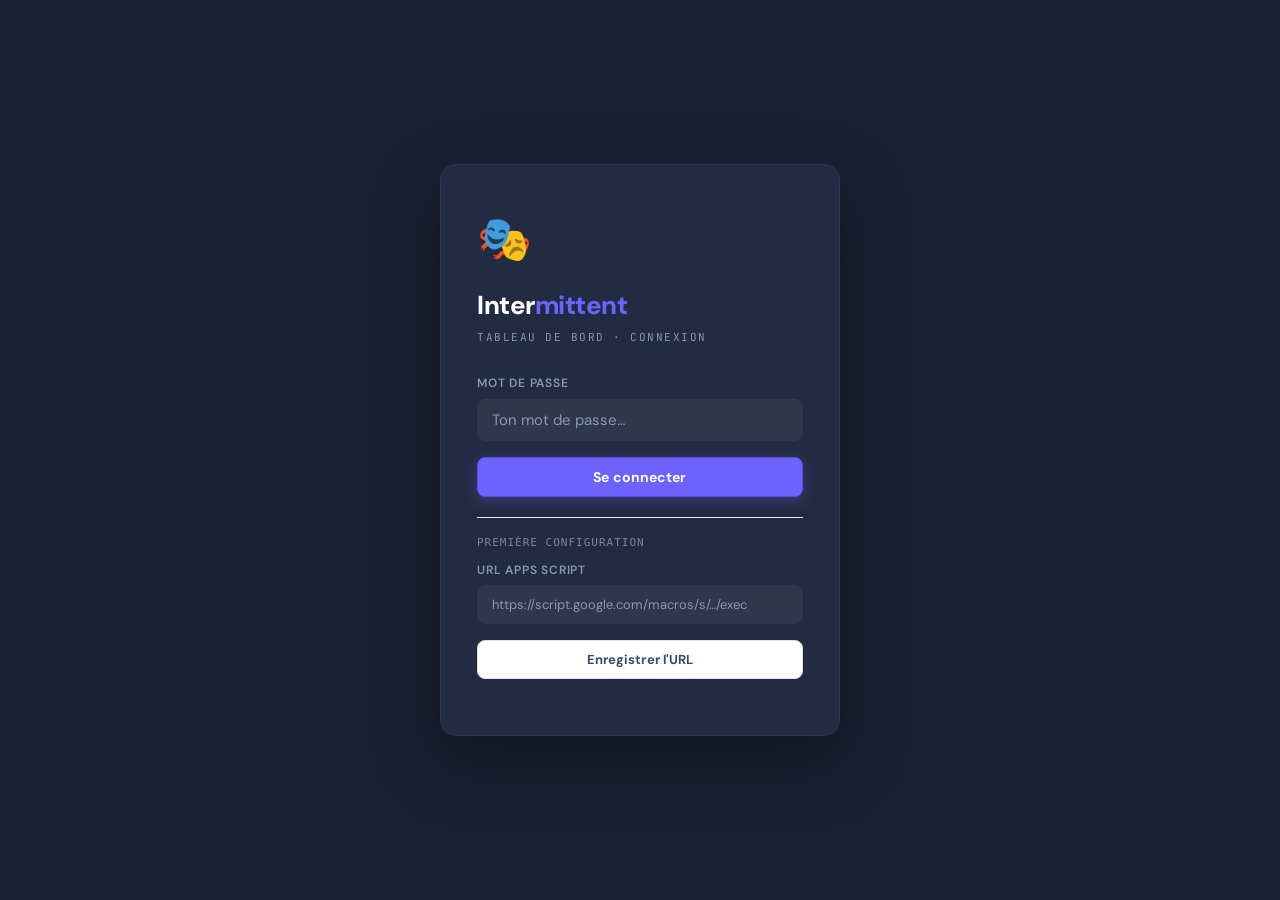
<file: index_OLD.html>
<!DOCTYPE html>
<html lang="fr">
<head>
<meta charset="UTF-8">
<meta name="viewport" content="width=device-width, initial-scale=1.0, viewport-fit=cover">
<meta name="apple-mobile-web-app-capable" content="yes">
<meta name="apple-mobile-web-app-status-bar-style" content="black-translucent">
<meta name="apple-mobile-web-app-title" content="Intermittent">
<meta name="theme-color" content="#1a1a18">
<title>Intermittent</title>
<link rel="manifest" href="manifest.json">
<link rel="apple-touch-icon" href="data:image/svg+xml,<svg xmlns='http://www.w3.org/2000/svg' viewBox='0 0 180 180'><rect width='180' height='180' rx='40' fill='%231a1a18'/><text x='90' y='125' font-size='90' text-anchor='middle'>🎭</text></svg>">
<link rel="stylesheet" href="style.css">
<link rel="icon" href="data:image/svg+xml,<svg xmlns='http://www.w3.org/2000/svg' viewBox='0 0 100 100'><text y='.9em' font-size='90'>🎭</text></svg>">
</head>
<body>

<!-- ═══════════════════════════════════════
     LOGIN SCREEN
═══════════════════════════════════════ -->
<div class="login-screen" id="login-screen">
  <div class="login-box">
    <div class="login-logo">🎭</div>
    <div class="login-title">Inter<span>mittent</span></div>
    <div class="login-sub">Tableau de bord · Connexion</div>
    <div class="login-error" id="login-error"></div>
    <div class="field">
      <label>Mot de passe</label>
      <input type="password" id="login-password" placeholder="Ton mot de passe…" autocomplete="current-password">
    </div>
    <button class="btn btn-primary" id="login-btn" onclick="handleLogin()">Se connecter</button>
    <div style="margin-top:20px;padding-top:16px;border-top:1px solid var(--border2);">
      <div style="font-size:11px;color:var(--muted);font-family:'DM Mono',monospace;margin-bottom:10px;text-transform:uppercase;letter-spacing:1px;">Première configuration</div>
      <div class="field">
        <label>URL Apps Script</label>
        <input type="text" id="login-apps-script-url" placeholder="https://script.google.com/macros/s/…/exec" style="font-size:13px;">
      </div>
      <button class="btn btn-ghost" style="width:100%;font-size:13px;" id="btn-save-url">Enregistrer l'URL</button>
      <div id="login-url-saved" style="display:none;margin-top:8px;" class="alert alert-ok">✅ URL enregistrée — entre ton mot de passe</div>
    </div>
       <div style="margin-top:16px;font-family:'DM Mono',monospace;font-size:11px;color:#888;" id="login-version"></div>
  </div>
</div>

<!-- ═══════════════════════════════════════
     APP SHELL
═══════════════════════════════════════ -->
<div id="app-shell" style="display:none;">

  <!-- TOAST -->
  <div class="toast" id="toast"></div>

  <!-- ═══ SIDEBAR (desktop only) ═══ -->
  <aside class="sidebar">
    <div class="sidebar-logo">
      <div class="sidebar-logo-icon">🎭</div>
      <div class="sidebar-logo-title">Inter<span>mittent</span></div>
      <div class="sidebar-logo-sub">Tableau de bord</div>
    </div>

    <nav class="sidebar-nav">
      <div class="sidebar-section-label">Principal</div>
      <div class="sidebar-item active" id="side-bilan" onclick="showPage('bilan')">
        <span class="si-icon">📊</span> Bilan
      </div>
      <div class="sidebar-item" id="side-contrats" onclick="showPage('contrats')">
        <span class="si-icon">📁</span> Contrats
      </div>
      <div class="sidebar-item" id="side-ft" onclick="showPage('ft')">
        <span class="si-icon">🏛️</span> France Travail
      </div>

      <div class="sidebar-section-label" style="margin-top:8px;">Outils</div>
      <div class="sidebar-item" id="side-scan" onclick="showPage('scan')">
        <span class="si-icon">📄</span> Scanner un doc
      </div>
      <div class="sidebar-item" id="side-frais" onclick="showPage('frais')">
        <span class="si-icon">🧾</span> Frais réels
      </div>

      <div class="sidebar-section-label" style="margin-top:8px;">Compte</div>
      <div class="sidebar-item" id="side-settings" onclick="showPage('settings')">
        <span class="si-icon">⚙️</span> Réglages
      </div>
    </nav>

    <div class="sidebar-footer">
      <div class="sidebar-user">
        <div class="sidebar-user-avatar">S</div>
        <div style="font-size:13px;font-weight:500;">Simon</div>
      </div>
      <div class="sidebar-sync" onclick="syncToServer(true)">
        <div class="sync-dot" id="desktop-sync-dot"></div>
        <span id="desktop-sync-label">Sync</span>
      </div>
      <div class="sidebar-logout" onclick="handleLogout()">Se déconnecter</div>
         <div style="font-family:'DM Mono',monospace;font-size:10px;color:var(--muted);margin-top:8px;" id="sidebar-version"></div>
    </div>
  </aside>

  <!-- ═══ MAIN CONTENT ═══ -->
  <div class="main-content">

    <!-- MOBILE HEADER -->
    <header class="app-header">
      <div class="app-logo">🎭 Inter<span>mittent</span></div>
      <div class="header-right">
        <div class="sync-status" onclick="syncToServer(true)">
          <div class="sync-dot" id="sync-dot"></div>
          <span id="sync-label">Sync</span>
        </div>
        <div style="font-family:'DM Mono',monospace;font-size:11px;color:var(--muted);background:var(--bg2);padding:4px 10px;border-radius:20px;border:1px solid var(--border);" id="header-year">2026</div>
      </div>
    </header>

    <!-- ═══ PAGE BILAN ═══ -->
    <div class="page active" id="page-bilan">
      <div class="page-wrap">
        <div class="section" style="padding-top:20px;">
          <div class="section-title">Bilan <span class="accent">2026</span></div>
          <div style="display:flex;align-items:center;gap:12px;margin-bottom:20px;">
  <div class="section-sub" style="margin-bottom:0;">Bilan annuel</div>
  <select id="bilan-year-select" onchange="renderBilan()" style="font-family:'DM Mono',monospace;font-size:12px;padding:4px 10px;border-radius:20px;border:1px solid var(--border);background:var(--bg2);color:var(--ink);appearance:none;-webkit-appearance:none;cursor:pointer;"></select>
</div>
        </div>
        <div class="section">
          <div class="stat-row">
            <div class="stat-card"><div class="lbl">Brut total</div><div class="val gold" id="b-brut">0 €</div><div class="sub" id="b-cachets">0 cachets</div></div>
            <div class="stat-card"><div class="lbl">Net total</div><div class="val green" id="b-net">0 €</div><div class="sub">net perçu</div></div>
          </div>
          <div class="stat-row three">
            <div class="stat-card"><div class="lbl">Heures</div><div class="val" id="b-heures">0 h</div><div class="sub">cumulées</div></div>
            <div class="stat-card"><div class="lbl">PAS payé</div><div class="val red" id="b-pas">0 €</div><div class="sub">prélevé</div></div>
            <div class="stat-card"><div class="lbl">Frais réels</div><div class="val blue" id="b-frais">0 €</div><div class="sub">déductibles</div></div>
          </div>
          <div class="card">
            <div class="card-head"><div class="card-head-title">ARE estimée</div><span class="tag tag-gray" id="are-status-tag">non calculé</span></div>
            <div style="display:flex;gap:16px;align-items:flex-end;">
              <div>
                <div style="font-family:'DM Mono',monospace;font-size:10px;color:var(--muted);margin-bottom:4px;">JOURNALIÈRE</div>
                <div style="font-family:'Playfair Display',serif;font-size:28px;font-weight:700;color:var(--gold);" id="q-are-jour">— €</div>
              </div>
              <div>
                <div style="font-family:'DM Mono',monospace;font-size:10px;color:var(--muted);margin-bottom:4px;">MENSUELLE ≈</div>
                <div style="font-family:'Playfair Display',serif;font-size:20px;font-weight:700;color:var(--ink2);" id="q-are-mois">— €</div>
              </div>
            </div>
            <div class="progress-wrap">
              <div class="progress-label"><span>Progression vers les 507h</span><span id="q-heures-prog">0 / 507 h</span></div>
              <div class="progress-bar"><div class="progress-fill" id="q-heures-fill" style="width:0%"></div></div>
            </div>
          </div>
          <div class="card">
            <div class="card-head"><div class="card-head-title">Foyer</div></div>
            <div class="field-row">
              <div>
                <div style="font-family:'DM Mono',monospace;font-size:10px;color:var(--muted);margin-bottom:4px;">SIMON (toi)</div>
                <div style="font-family:'Playfair Display',serif;font-size:20px;font-weight:700;" id="foyer-simon">— €</div>
              </div>
              <div>
                <div style="font-family:'DM Mono',monospace;font-size:10px;color:var(--muted);margin-bottom:4px;">MATHILDE</div>
                <div style="font-family:'Playfair Display',serif;font-size:20px;font-weight:700;" id="foyer-mathilde">— €</div>
              </div>
            </div>
            <div style="margin-top:12px;font-family:'DM Mono',monospace;font-size:10px;color:var(--muted);margin-bottom:4px;">TOTAL FOYER + ARE ANNUELLE</div>
            <div style="font-family:'Playfair Display',serif;font-size:22px;font-weight:700;" id="foyer-reste">— €</div>
          </div>
          <div class="card">
            <div class="card-head"><div class="card-head-title">Impôts</div><div style="font-family:'DM Mono',monospace;font-size:11px;color:var(--gold);" id="b-taux-pas">—%</div></div>
            <div class="field-row">
              <div><div class="card-label">ESTIMÉ</div><div style="font-family:'Playfair Display',serif;font-size:22px;font-weight:700;" id="b-impots-estim">— €</div></div>
              <div><div class="card-label">DÉJÀ PAYÉ</div><div style="font-family:'Playfair Display',serif;font-size:22px;font-weight:700;color:var(--green);" id="b-impots-payes">0 €</div></div>
            </div>
            <div style="margin-top:10px;"><div class="card-label">RESTANT ESTIMÉ</div><div style="font-family:'Playfair Display',serif;font-size:26px;font-weight:700;color:var(--red);" id="b-impots-reste">— €</div></div>
          </div>
        </div>
      </div>
    </div>

    <!-- ═══ PAGE CONTRATS ═══ -->
    <div class="page" id="page-contrats">
      <div style="padding:20px 16px 0;display:flex;align-items:center;justify-content:space-between;">
        <div>
          <div class="section-title">Mes <span class="accent">contrats</span></div>
          <div class="section-sub">Par mois · Clic pour détail</div>
        </div>
        <button class="btn btn-ghost btn-sm" onclick="openSheet('sheet-add-contrat')" style="flex-shrink:0;">＋ Ajouter</button>
      </div>
      <!-- Desktop : layout 2 colonnes -->
      <div class="contracts-layout" id="contracts-layout" style="margin-top:16px;">
        <div id="contrats-list"></div>
        <!-- Panel détail desktop -->
        <div class="contract-panel" id="desktop-detail-panel" style="display:none;">
          <div class="card">
            <div class="card-head">
              <div class="card-head-title" id="detail-title-desktop">Sélectionne un contrat</div>
              <div style="display:flex;gap:8px;">
                <button class="btn btn-danger btn-sm" onclick="deleteCurrentContrat()">🗑️</button>
                <button class="btn btn-ghost btn-sm" onclick="closeDetail()">✕</button>
              </div>
            </div>
            <div id="desktop-detail-body">
              <div class="empty" style="padding:32px;"><div class="empty-icon">👆</div><div class="empty-text">Clique sur un contrat<br>pour voir les détails</div></div>
            </div>
          </div>
        </div>
      </div>
    </div>

    <!-- ═══ PAGE FRANCE TRAVAIL ═══ -->
    <div class="page" id="page-ft">
      <div class="page-wrap">
        <div class="section" style="padding-top:20px;">
          <div class="section-title">France <span class="accent">Travail</span></div>
          <div class="section-sub">Déclaration mensuelle · Récap automatique</div>
          <div class="alert alert-info">📅 Tu déclares le mois M en M+1, avant le 15.</div>
          <div class="card">
            <div class="card-head"><div class="card-head-title">Mois à déclarer</div></div>
            <div class="field"><label>Mois de travail</label><select id="ft-mois-select" onchange="renderFT()"></select></div>
          </div>
          <div id="ft-content"></div>
        </div>
      </div>
    </div>

    <!-- ═══ PAGE SCAN ═══ -->
    <div class="page" id="page-scan">
      <div class="page-wrap">
        <div class="section" style="padding-top:20px;">
          <div class="section-title">Scanner un <span class="accent">doc</span></div>
          <div class="section-sub">IA · Extraction automatique</div>
        </div>
        <div class="scan-layout">
          <div class="section" style="padding-top:0;">
            <div class="card">
              <div class="card">
                <div class="card-head"><div class="card-head-title">Scanner un document</div></div>
                <div style="font-size:13px;color:var(--muted);">L'IA détecte automatiquement le type de document.</div>
              </div>
            </div>
            <div class="card" id="scan-contrat-link-card" style="display:none;">
              <div class="card-head"><div class="card-head-title">Rattacher à un contrat</div></div>
              <div class="field"><label>Contrat associé (optionnel)</label>
                <select id="scan-contrat-select"><option value="">— Aucun / nouveau contrat —</option></select>
              </div>
            </div>
            <div class="upload-zone" id="dropzone"
              ondragover="event.preventDefault();this.classList.add('active')"
              ondragleave="this.classList.remove('active')"
              ondrop="handleDrop(event)">
              <input type="file" accept=".pdf,image/*" onchange="handleFile(event)" id="file-input" multiple>
              <div class="upload-emoji">📂</div>
              <div class="upload-title">Glisse ou touche pour parcourir</div>
              <div class="upload-sub">PDF, JPG, PNG · Photo iPhone OK</div>
            </div>
          </div>
          <div class="section" style="padding-top:0;">
            <div id="scan-loading" style="display:none;" class="card">
              <div class="loading-block"><div class="loader"></div><div style="font-size:13px;color:var(--muted);margin-top:12px;">Analyse IA en cours…</div></div>
            </div>
            <div id="scan-result-card" style="display:none;"></div>
          </div>
        </div>
      </div>
    </div>

    <!-- ═══ PAGE FRAIS ═══ -->
    <div class="page" id="page-frais">
      <div class="page-wrap">
        <div class="section" style="padding-top:20px;">
          <div class="section-title">Frais <span class="accent">réels</span></div>
          <div class="section-sub">Déductibles · Comparaison forfait</div>
          <div class="stat-row">
            <div class="stat-card"><div class="lbl">Total frais</div><div class="val gold" id="f-total">0 €</div><div class="sub">à déclarer</div></div>
            <div class="stat-card"><div class="lbl">vs Forfait 10%</div><div class="val" id="f-compare">—</div><div class="sub" id="f-compare-sub">calcul en attente</div></div>
          </div>
          <div class="card">
            <div class="card-head"><div class="card-head-title">Par catégorie</div><button class="btn btn-ghost btn-sm" onclick="openSheet('sheet-add-frais')">＋ Ajouter</button></div>
            <div id="frais-by-cat"><div class="empty"><div class="empty-icon">🧾</div><div class="empty-text">Aucun frais</div></div></div>
          </div>
          <div class="month-scroll" id="frais-month-tabs"></div>
          <div class="card">
            <div class="card-head"><div class="card-head-title">Liste</div></div>
            <div id="frais-list"><div class="empty"><div class="empty-icon">📋</div><div class="empty-text">Aucun frais</div></div></div>
          </div>
        </div>
      </div>
    </div>

    <!-- ═══ PAGE RÉGLAGES ═══ -->
    <div class="page" id="page-settings">
      <div class="page-wrap">
        <div class="section" style="padding-top:20px;">
          <div class="section-title"><span class="accent">Réglages</span></div>
          <div class="section-sub">Apps Script · Fiscal · Données</div>

          <!-- APPS SCRIPT -->
          <div class="card" style="background:linear-gradient(135deg,#e8f4fd,#d2e9f5);border-color:rgba(26,74,122,.15);">
            <div style="display:flex;align-items:center;gap:10px;margin-bottom:12px;">
              <div style="font-size:28px;">🔗</div>
              <div><div style="font-size:15px;font-weight:700;">Google Apps Script</div><div style="font-size:12px;color:var(--blue);" id="apps-script-status">Non configuré</div></div>
            </div>
            <div class="field"><label>URL de déploiement</label><input type="text" id="apps-script-url" placeholder="https://script.google.com/macros/s/…/exec"></div>
            <div style="display:flex;gap:8px;">
              <button class="btn btn-primary" style="flex:1;" onclick="saveAppsScriptUrl()">Sauvegarder</button>
              <button class="btn btn-ghost" onclick="testAppsScript()" id="test-as-btn">Tester</button>
            </div>
            <div id="as-test-result" style="margin-top:10px;"></div>
          </div>

          <!-- SAUVEGARDE -->
          <div class="card">
            <div class="card-head"><div class="card-head-title">Sauvegarde Drive</div><span class="tag tag-gray" id="last-sync-label">—</span></div>
            <div style="display:flex;gap:8px;">
              <button class="btn btn-primary" style="flex:1;" onclick="syncToServer(true)">☁️ Sauvegarder</button>
              <button class="btn btn-ghost" style="flex:1;" onclick="loadFromServer()">📥 Restaurer</button>
            </div>
          </div>

          <!-- FISCAL -->
          <div class="card">
            <div class="card-head"><div class="card-head-title">Paramètres fiscaux</div></div>
            <div class="field"><label>Taux PAS actuel (%)</label><input type="number" id="cfg-taux-pas" placeholder="Ex: 14.6" step="0.1" oninput="saveConfig()"></div>
            <div class="field"><label>Situation familiale</label>
              <select id="cfg-situation" onchange="saveConfig()">
                <option value="1">Célibataire (1 part)</option>
                <option value="2" selected>Couple sans enfant (2 parts)</option>
                <option value="2.5">Couple + 1 enfant</option>
                <option value="3">Couple + 2 enfants</option>
              </select>
            </div>
            <div class="field"><label>Revenus Mathilde (annuels, €)</label><input type="number" id="cfg-mathilde" placeholder="Ex: 21600" oninput="saveConfig()"></div>
            <div class="field"><label>SJR ARE actuel (€/jour)</label><input type="number" id="cfg-sjr" placeholder="Ex: 63" step="0.01" oninput="saveConfig()"></div>
            <div class="field"><label>ARE réellement touchée (€/mois)</label><input type="number" id="cfg-are-reel" placeholder="Ex: 1614" oninput="saveConfig()"></div>
            <div class="field"><label>Date fin de droits ARE</label><input type="date" id="cfg-fin-droits" oninput="saveConfig()"></div>
          </div>

          <!-- DONNÉES -->
          <div class="card">
            <div class="card-head"><div class="card-head-title">Données locales</div></div>
            <div class="settings-row"><div><div class="settings-label">Exporter JSON</div><div class="settings-sub">Sauvegarde locale</div></div><button class="btn btn-ghost btn-sm" onclick="exportData()">📤 Export</button></div>
            <div class="settings-row"><div><div class="settings-label">Importer JSON</div><div class="settings-sub">Restaurer depuis fichier</div></div><button class="btn btn-ghost btn-sm" onclick="document.getElementById('import-file').click()">📥 Import</button></div>
            <input type="file" id="import-file" accept=".json" style="display:none;" onchange="importData(event)">
            <div class="settings-row"><div><div class="settings-label" style="color:var(--red);">Tout effacer</div><div class="settings-sub">Irréversible</div></div><button class="btn btn-danger btn-sm" onclick="clearAll()">🗑️ Effacer</button></div>
          </div>

          <div class="card" style="background:var(--gold-light);border-color:rgba(184,146,42,.3);">
            <div style="font-size:20px;margin-bottom:8px;">📱</div>
            <div style="font-size:14px;font-weight:600;margin-bottom:6px;">Installer sur iPhone</div>
            <div style="font-size:12px;color:var(--ink2);line-height:1.6;">Safari → <strong>Partager</strong> → <strong>"Sur l'écran d'accueil"</strong></div>
          </div>

          <div style="text-align:center;padding:8px 0 16px;">
            <div style="font-family:'DM Mono',monospace;font-size:11px;color:var(--muted);">Version <span id="app-version-display"></span></div>
            <div style="font-family:'DM Mono',monospace;font-size:10px;color:var(--border);margin-top:4px;" id="app-date-display"></div>
          </div>
        </div>
      </div>
    </div>

  </div><!-- /main-content -->

  <!-- ═══ BOTTOM NAV (mobile) ═══ -->
  <nav class="bottom-nav">
    <button class="nav-btn active" id="nav-bilan" onclick="showPage('bilan')"><span class="nav-icon">📊</span><span class="nav-label">Bilan</span></button>
    <button class="nav-btn" id="nav-contrats" onclick="showPage('contrats')"><span class="nav-icon">📁</span><span class="nav-label">Contrats</span></button>
    <button class="nav-btn" id="nav-scan" onclick="showPage('scan')"><span class="nav-icon">📄</span><span class="nav-label">Scanner</span></button>
    <button class="nav-btn" id="nav-ft" onclick="showPage('ft')"><span class="nav-icon">🏛️</span><span class="nav-label">Fr. Travail</span></button>
    <button class="nav-btn" id="nav-frais" onclick="showPage('frais')"><span class="nav-icon">🧾</span><span class="nav-label">Frais</span></button>
    <button class="nav-btn" id="nav-settings" onclick="showPage('settings')"><span class="nav-icon">⚙️</span><span class="nav-label">Réglages</span></button>
  </nav>

  <!-- ═══ SHEET OVERLAY ═══ -->
  <div class="sheet-overlay" id="sheet-overlay" onclick="closeSheet()"></div>

  <!-- SHEET : Ajouter contrat -->
  <div class="bottom-sheet" id="sheet-add-contrat">
    <div class="sheet-handle"></div>
    <div class="sheet-handle"></div>
    <div style="display:flex;align-items:center;justify-content:space-between;margin-bottom:20px;">
      <div class="sheet-title" id="sheet-contrat-title" style="margin-bottom:0;">Nouveau contrat</div>
      <button class="btn btn-ghost btn-sm" onclick="closeSheet()">✕</button>
    </div>
    <div style="display:flex;gap:8px;margin-bottom:20px;">
      <button class="btn btn-primary" style="flex:1;" onclick="showPage('scan');closeSheet()">📄 Scanner un doc</button>
      <button class="btn btn-ghost" style="flex:1;" onclick="document.getElementById('contrat-form').style.display='block';this.parentElement.style.display='none'">✏️ Saisir manuellement</button>
    </div>
    <div id="contrat-form" style="display:none;">
    <div class="field"><label>Employeur</label><input type="text" id="c-emp" placeholder="Nom de la compagnie"></div>
    <div class="field"><label>Poste / Nature</label><input type="text" id="c-poste" placeholder="Ex: Comédien, Metteur en scène…"></div>
    <div class="field-row">
      <div class="field"><label>Date début</label><input type="date" id="c-debut"></div>
      <div class="field"><label>Date fin</label><input type="date" id="c-fin"></div>
    </div>
    <div class="field-row">
      <div class="field"><label>Nb cachets</label><input type="number" id="c-cachets" placeholder="0" min="0"></div>
      <div class="field"><label>Heures totales</label><input type="number" id="c-heures" placeholder="0" step="0.5"></div>
    </div>
    <div class="field-row">
      <div class="field"><label>Salaire brut (€)</label><input type="number" id="c-brut" placeholder="0.00" step="0.01"></div>
      <div class="field"><label>Net imposable (€)</label><input type="number" id="c-net-imp" placeholder="0.00" step="0.01"></div>
    </div>
    <div class="field-row">
      <div class="field"><label>Net perçu (€)</label><input type="number" id="c-net" placeholder="0.00" step="0.01"></div>
      <div class="field"><label>PAS prélevé (€)</label><input type="number" id="c-pas" placeholder="0.00" step="0.01"></div>
    </div>
    <div class="field"><label>Référence fichier(s)</label><input type="text" id="c-ref" placeholder="Contrat.pdf, Bulletin.pdf…"></div>
    <div class="field"><label>Commentaire</label><textarea id="c-comment" placeholder="Notes…"></textarea></div>
     <button class="btn btn-primary" id="btn-save-contrat" onclick="addContrat()" style="margin-top:8px;">✓ Enregistrer</button>
    </div><!-- /contrat-form -->

  <!-- SHEET : Ajouter frais -->
  <div class="bottom-sheet" id="sheet-add-frais">
    <div class="sheet-handle"></div>
    <div class="sheet-title">Ajouter un frais</div>
    <div class="field"><label>Catégorie</label>
      <select id="f-cat">
        <option value="transport">🚗 Transport (SNCF, parking…)</option>
        <option value="navigo">🚇 Navigo / Abonnement</option>
        <option value="km">🛣️ Kilométrique</option>
        <option value="logiciel">💻 Logiciels (Voxing Pro…)</option>
        <option value="formation">📚 Formation</option>
        <option value="materiel">🎭 Matériel & costumes</option>
        <option value="repas">🍽️ Repas professionnels</option>
        <option value="agent">🤝 Commission agent</option>
        <option value="conges">🌴 Congés Spectacle</option>
        <option value="autre">📦 Autre</option>
      </select>
    </div>
    <div class="field"><label>Description</label><input type="text" id="f-desc" placeholder="A/R Paris, Voxing Pro…"></div>
    <div class="field-row">
      <div class="field"><label>Date</label><input type="date" id="f-date"></div>
      <div class="field"><label>Montant (€)</label><input type="number" id="f-montant" placeholder="0.00" step="0.01"></div>
    </div>
    <div class="field-row">
      <div class="field"><label>KM</label><input type="number" id="f-km" placeholder="0"></div>
      <div class="field"><label>Repas (nb)</label><input type="number" id="f-repas" placeholder="0"></div>
    </div>
    <div class="field"><label>Affilier à un contrat</label><select id="f-contrat-link"><option value="">— Aucun —</option></select></div>
    <div class="field"><label>Référence fichier</label><input type="text" id="f-ref" placeholder="SNCF_260105.pdf"></div>
    <button class="btn btn-primary" onclick="addFrais()" style="margin-top:8px;">✓ Enregistrer</button>
  </div>

  <!-- DETAIL VIEW (mobile slide-in) -->
  <div class="detail-view" id="detail-view">
    <div class="detail-header">
      <button class="detail-back" onclick="closeDetail()">←</button>
      <div class="detail-title" id="detail-title">Contrat</div>
      <button class="btn btn-danger btn-sm" onclick="deleteCurrentContrat()">🗑️</button>
    </div>
    <div class="detail-body" id="detail-body"></div>
  </div>

</div><!-- /app-shell -->

<script src="app.js"></script>
</body>
</html>
</file>
<file: style.css>
/* ============================================================
   INTERMITTENT — style.css v6.0
   Design DUB APP : navy sidebar + violet accent + mint status
   Police : DM Sans + JetBrains Mono
   ============================================================ */

@import url('https://fonts.googleapis.com/css2?family=DM+Sans:ital,opsz,wght@0,9..40,400;0,9..40,500;0,9..40,700;0,9..40,800;1,9..40,400&family=JetBrains+Mono:wght@400;500;600&display=swap');

*, *::before, *::after { box-sizing: border-box; margin: 0; padding: 0; }

:root {
  /* Palette DUB APP */
  --bg:           #F0F2F5;
  --bg2:          #E6E9EF;
  --surface:      #FFFFFF;
  --border:       #DDE2EA;
  --border2:      #E8ECF2;

  --ink:          #1A2035;
  --ink2:         #3D4A63;
  --muted:        #7A8599;

  /* Accents */
  --accent:       #6C63FF;
  --accent-light: #EFEDFF;
  --accent-dark:  #5651D4;

  --green:        #00A86B;
  --green-light:  #E0F8F0;
  --red:          #E53E3E;
  --red-light:    #FFF0F0;
  --orange:       #D97706;
  --orange-light: #FFF8E8;
  --gold:         #D97706;
  --gold-light:   #FFF8E8;
  --blue:         #2563EB;
  --blue-light:   #EEF4FF;
  --mint:         #00C896;

  /* Sidebar navy */
  --navy:         #1A2035;
  --navy2:        #232B42;
  --navy-border:  #2D3755;
  --navy-muted:   #8896B3;
  --navy-active:  #6C63FF;

  /* Geometry */
  --sidebar-w:    260px;
  --r:            12px;
  --r-sm:         8px;
  --r-lg:         16px;

  --safe-top:     env(safe-area-inset-top, 44px);
  --safe-bottom:  env(safe-area-inset-bottom, 20px);
}

html { height: 100%; }

body {
  font-family: 'DM Sans', -apple-system, BlinkMacSystemFont, sans-serif;
  background: var(--bg);
  color: var(--ink);
  min-height: 100dvh;
  overflow-x: hidden;
  -webkit-font-smoothing: antialiased;
  font-size: 15px;
  line-height: 1.55;
}

/* ============================================================
   LOGIN
   ============================================================ */
.login-screen {
  position: fixed; inset: 0; z-index: 1000;
  background: var(--navy);
  display: flex; align-items: center; justify-content: center;
  padding: 24px;
}

.login-box {
  width: 100%; max-width: 400px;
  background: var(--navy2);
  border: 1.5px solid var(--navy-border);
  border-radius: var(--r-lg);
  padding: 40px 36px;
  box-shadow: 0 24px 64px rgba(0,0,0,.4);
}

.login-logo { font-size: 44px; margin-bottom: 12px; }

.login-title {
  font-size: 26px; font-weight: 800;
  letter-spacing: -0.5px; margin-bottom: 4px;
  color: #fff;
}
.login-title span { color: var(--accent); }

.login-sub {
  font-family: 'JetBrains Mono', monospace;
  font-size: 11px; color: var(--navy-muted);
  text-transform: uppercase; letter-spacing: 1.5px;
  margin-bottom: 28px;
}

.login-error {
  background: rgba(229,62,62,.15); border: 1.5px solid rgba(229,62,62,.4);
  color: #FC8181; border-radius: var(--r-sm);
  padding: 10px 14px; font-size: 14px; font-weight: 500;
  margin-bottom: 16px; display: none;
}
.login-error.show { display: block; }

/* Inputs dans login sur fond navy */
.login-box .field label { color: var(--navy-muted); font-size: 12px; font-weight: 600; text-transform: uppercase; letter-spacing: .8px; }
.login-box .field input {
  background: rgba(255,255,255,.06); border: 1.5px solid var(--navy-border);
  color: #fff; border-radius: var(--r-sm);
}
.login-box .field input:focus {
  border-color: var(--accent); background: rgba(108,99,255,.08);
  box-shadow: 0 0 0 3px rgba(108,99,255,.2);
}
.login-box .field input::placeholder { color: var(--navy-muted); }

/* ============================================================
   MOBILE HEADER (top bar)
   ============================================================ */
.app-header {
  position: sticky; top: 0; z-index: 90;
  background: var(--navy);
  border-bottom: 1.5px solid var(--navy-border);
  padding: calc(var(--safe-top) + 8px) 16px 10px;
  display: flex; align-items: center; justify-content: space-between; gap: 10px;
}

.app-logo {
  font-size: 17px; font-weight: 800;
  letter-spacing: -0.3px; white-space: nowrap; color: #fff;
}
.app-logo span { color: var(--accent); }

.header-right { display: flex; align-items: center; gap: 6px; overflow-x: auto; }

.sync-status {
  display: flex; align-items: center; gap: 6px;
  font-family: 'JetBrains Mono', monospace; font-size: 11px;
  padding: 5px 10px; border-radius: 6px;
  border: 1.5px solid var(--navy-border); background: rgba(255,255,255,.07);
  cursor: pointer; white-space: nowrap; color: var(--navy-muted);
  -webkit-tap-highlight-color: transparent;
}

.sync-dot {
  width: 7px; height: 7px; border-radius: 50%;
  background: var(--navy-muted); transition: background .3s; flex-shrink: 0;
}
.sync-dot.ok      { background: var(--mint); }
.sync-dot.syncing { background: var(--orange); animation: pulse 1s infinite; }
.sync-dot.error   { background: var(--red); }

@keyframes pulse { 0%,100% { opacity: 1; } 50% { opacity: .3; } }

/* Header icons navigation (mobile) */
.header-right > div[onclick] {
  flex-shrink: 0;
  padding: 5px 8px;
  font-size: 18px; cursor: pointer;
  border-radius: 8px;
  color: var(--navy-muted);
  -webkit-tap-highlight-color: transparent;
  transition: background .15s;
}
.header-right > div[onclick]:active { background: rgba(255,255,255,.1); }

/* Year display */
#header-year {
  font-family: 'JetBrains Mono', monospace; font-size: 11px;
  color: var(--navy-muted); background: rgba(255,255,255,.07);
  padding: 4px 10px; border-radius: 6px;
  border: 1.5px solid var(--navy-border); flex-shrink: 0;
}

/* ============================================================
   MOBILE BOTTOM NAV
   ============================================================ */
.bottom-nav {
  position: fixed; bottom: 0; left: 0; right: 0; z-index: 100;
  background: var(--navy);
  border-top: 1.5px solid var(--navy-border);
  padding: 6px 0 calc(var(--safe-bottom) + 2px);
  display: flex;
}

.nav-btn {
  flex: 1; display: flex; flex-direction: column; align-items: center; gap: 3px;
  background: none; border: none; cursor: pointer;
  padding: 6px 2px; -webkit-tap-highlight-color: transparent;
  position: relative;
}
.nav-btn .nav-icon { font-size: 20px; line-height: 1; }
.nav-btn .nav-label { font-size: 9px; font-weight: 600; color: var(--navy-muted); letter-spacing: .3px; text-transform: uppercase; }
.nav-btn.active .nav-label { color: var(--accent); }

/* Scanner button — FAB style */
.nav-btn#nav-scan {
  position: relative;
}
.nav-btn#nav-scan .nav-icon {
  background: var(--accent);
  width: 46px; height: 46px; border-radius: 14px;
  display: flex; align-items: center; justify-content: center;
  font-size: 20px;
  box-shadow: 0 4px 16px rgba(108,99,255,.5);
  margin-top: -10px;
  border: 3px solid var(--navy);
}
.nav-btn#nav-scan.active .nav-icon {
  background: var(--accent-dark);
}

/* Pages */
.page { display: none; }
.page.active { display: block; }
.page-wrap { padding: 0 0 calc(var(--safe-bottom) + 80px); }

/* Cache la sidebar sur mobile */
.sidebar { display: none; }

@media (max-width: 767px) {
  .app-header { display: flex; }
  .bottom-nav { display: flex; }
  .page-wrap  { padding: 0 0 80px; }
  .main-content { display: block; width: 100%; margin-left: 0; }
  .page.active { display: block; }
}

/* ============================================================
   DESKTOP SIDEBAR (navy dark)
   ============================================================ */
@media (min-width: 768px) {

  body { display: flex; }
  .bottom-nav { display: none; }
  .app-header  { display: none; }

  .sidebar {
    display: flex;
    position: fixed; left: 0; top: 0; bottom: 0;
    width: var(--sidebar-w);
    background: var(--navy);
    border-right: 1.5px solid var(--navy-border);
    flex-direction: column;
    z-index: 100; overflow-y: auto;
  }

  .sidebar-logo {
    padding: 24px 20px 18px;
    border-bottom: 1.5px solid var(--navy-border);
  }

  .sidebar-logo-icon { font-size: 28px; margin-bottom: 6px; }

  .sidebar-logo-title {
    font-size: 18px; font-weight: 800;
    letter-spacing: -0.3px; line-height: 1.2; color: #fff;
  }
  .sidebar-logo-title span { color: var(--accent); font-style: italic; font-weight: 400; font-size: 14px; }

  .sidebar-logo-sub {
    font-family: 'JetBrains Mono', monospace;
    font-size: 10px; color: var(--navy-muted);
    text-transform: uppercase; letter-spacing: 1.5px; margin-top: 4px;
  }

  .sidebar-nav { padding: 8px 0; flex: 1; }

  .sidebar-section-label {
    font-family: 'JetBrains Mono', monospace;
    font-size: 9px; color: var(--navy-muted);
    text-transform: uppercase; letter-spacing: 1.5px;
    padding: 16px 20px 6px; font-weight: 500;
  }

  .sidebar-item {
    display: flex; align-items: center; gap: 10px;
    padding: 10px 20px; cursor: pointer;
    font-size: 14px; font-weight: 600; color: var(--navy-muted);
    transition: background .12s, color .12s;
    border-left: 3px solid transparent;
    -webkit-tap-highlight-color: transparent;
    border-radius: 0 8px 8px 0; margin: 1px 8px 1px 0;
  }
  .sidebar-item:hover { background: rgba(255,255,255,.06); color: #fff; }
  .sidebar-item.active {
    background: rgba(108,99,255,.18); color: var(--accent);
    border-left-color: var(--accent);
  }
  .sidebar-item .si-icon { font-size: 16px; width: 22px; text-align: center; }

  .sidebar-footer {
    padding: 16px 20px;
    border-top: 1.5px solid var(--navy-border);
  }

  .sidebar-sync {
    display: flex; align-items: center; gap: 8px;
    font-family: 'JetBrains Mono', monospace; font-size: 11px;
    color: var(--navy-muted); cursor: pointer; margin-bottom: 10px;
  }

  .sidebar-user {
    display: flex; align-items: center; gap: 10px;
    margin-bottom: 10px; font-size: 14px; font-weight: 600; color: #fff;
  }

  .sidebar-user-avatar {
    width: 32px; height: 32px; border-radius: 50%;
    background: rgba(108,99,255,.25); border: 2px solid var(--accent);
    display: flex; align-items: center; justify-content: center;
    font-size: 13px; font-weight: 800; color: var(--accent);
  }

  .sidebar-logout {
    font-size: 12px; color: var(--navy-muted);
    cursor: pointer; font-weight: 500;
    transition: color .15s; display: inline-block;
  }
  .sidebar-logout:hover { color: #FC8181; }

  .main-content {
    margin-left: var(--sidebar-w);
    width: calc(100vw - var(--sidebar-w));
    min-height: 100dvh; display: block;
  }

  .page-wrap { padding: 32px 40px 48px; }
  .section   { padding: 0; }
  .page.active { display: block; }

  .contracts-layout {
    display: grid;
    grid-template-columns: 1fr 440px;
    gap: 24px; padding: 0 32px;
    align-items: start;
  }

  .month-contracts { padding: 0; }
  .month-header { margin: 0 0 8px; }

  .contrat-card {
    padding: 20px 24px;
    margin-bottom: 10px;
  }
  .contrat-employeur { font-size: 17px; }

  .contracts-layout .contract-panel {
    position: sticky; top: 24px; display: none;
  }
  .contracts-layout .contract-panel.show { display: block !important; }

  .scan-layout {
    display: grid;
    grid-template-columns: 1fr 1fr;
    gap: 24px; padding: 0 40px;
  }

  .detail-view { display: none; }
  .sheet-overlay { display: none !important; }

  .bottom-sheet {
    position: static; transform: none !important;
    border-radius: var(--r); max-height: none;
    padding: 24px; border: 1.5px solid var(--border);
    display: none; overflow: hidden;
    width: 100%; box-sizing: border-box;
    box-shadow: none;
  }
  .bottom-sheet.show { display: block; }
  .sheet-handle { display: none; }

  .stat-row { margin-bottom: 20px; }
  .toast { top: 20px; }
  .month-scroll { padding: 0 0 12px; }
  .year-header { padding: 16px 0 8px; }
  .month-header { padding: 10px 0; background: transparent; border: none; border-bottom: 2px solid var(--border); margin-bottom: 8px; }
  .month-contracts { padding: 0; }
}

/* ============================================================
   TYPOGRAPHY
   ============================================================ */

.section-title {
  font-size: 28px; font-weight: 800;
  letter-spacing: -0.6px; line-height: 1.15;
  margin-bottom: 4px; color: var(--ink);
  text-transform: uppercase;
}
.section-title .accent { color: var(--accent); }

.section-sub {
  font-family: 'JetBrains Mono', monospace;
  font-size: 11px; color: var(--muted);
  text-transform: uppercase; letter-spacing: 1.2px;
  margin-bottom: 24px; font-weight: 500;
}

/* ============================================================
   CARDS
   ============================================================ */
.card {
  background: var(--surface);
  border: 1.5px solid var(--border);
  border-radius: var(--r);
  padding: 18px; margin-bottom: 12px;
  box-shadow: 0 1px 4px rgba(26,32,53,.04);
}

.card-label {
  font-family: 'JetBrains Mono', monospace;
  font-size: 10px; text-transform: uppercase;
  letter-spacing: 1.2px; color: var(--muted); margin-bottom: 6px; font-weight: 500;
}

.card-head {
  display: flex; align-items: center;
  justify-content: space-between; margin-bottom: 14px; gap: 8px;
}

.card-head-title {
  font-family: 'JetBrains Mono', monospace;
  font-size: 10px; text-transform: uppercase;
  letter-spacing: 1.2px; color: var(--muted); font-weight: 600;
  display: flex; align-items: center; gap: 8px;
}

/* Pastille colorée devant le titre de card */
.card-head-title::before {
  content: ''; display: block;
  width: 7px; height: 7px; border-radius: 50%;
  background: var(--accent); flex-shrink: 0;
}

/* Card locked */
.card-locked .field input,
.card-locked .field select,
.card-locked .field textarea {
  pointer-events: none;
  background: var(--bg2);
  color: var(--muted);
  border-color: var(--border2);
}
.card-locked .btn:not(.card-lock-btn) { pointer-events: none; opacity: 0.5; }

/* Collapsible */
.card-collapsible .card-body {
  transition: max-height .3s ease, opacity .2s ease;
  max-height: 2000px; opacity: 1; overflow: hidden;
}
.card-collapsible.collapsed .card-body {
  max-height: 0; opacity: 0; pointer-events: none;
}

/* ============================================================
   STAT CARDS
   ============================================================ */
.stat-row { display: grid; grid-template-columns: 1fr 1fr; gap: 12px; margin-bottom: 12px; }
.stat-row.three { grid-template-columns: 1fr 1fr 1fr; }

.stat-card {
  background: var(--surface); border: 1.5px solid var(--border);
  border-radius: var(--r); padding: 16px;
  box-shadow: 0 1px 4px rgba(26,32,53,.04);
}
.stat-card .lbl {
  font-family: 'JetBrains Mono', monospace; font-size: 10px;
  text-transform: uppercase; letter-spacing: 1px;
  color: var(--muted); margin-bottom: 8px; font-weight: 500;
}
.stat-card .val {
  font-size: 22px; font-weight: 800; letter-spacing: -0.5px; color: var(--ink);
}
.stat-card .val.gold   { color: var(--orange); }
.stat-card .val.green  { color: var(--green); }
.stat-card .val.red    { color: var(--red); }
.stat-card .val.blue   { color: var(--blue); }
.stat-card .sub { font-size: 12px; color: var(--muted); margin-top: 4px; font-weight: 500; }

/* Icon pastilles (comme DUB APP) */
.icon-badge {
  width: 44px; height: 44px; border-radius: 10px;
  display: flex; align-items: center; justify-content: center;
  font-size: 20px; flex-shrink: 0;
}
.icon-badge.blue   { background: #EEF2FF; }
.icon-badge.green  { background: #E6FAF5; }
.icon-badge.orange { background: #FFF8E8; }
.icon-badge.red    { background: #FFF0F0; }
.icon-badge.purple { background: var(--accent-light); }

/* ============================================================
   FIELDS
   ============================================================ */
.field { margin-bottom: 16px; }
.field label {
  display: block; font-size: 12px; font-weight: 700;
  color: var(--muted); margin-bottom: 6px;
  text-transform: uppercase; letter-spacing: .6px;
}
.field input, .field select, .field textarea {
  width: 100%; background: var(--bg);
  border: 1.5px solid var(--border); border-radius: var(--r-sm);
  padding: 10px 14px; font-size: 15px; color: var(--ink);
  font-family: 'DM Sans', sans-serif;
  appearance: none; -webkit-appearance: none;
  transition: border-color .15s, box-shadow .15s;
}
.field input:focus, .field select:focus, .field textarea:focus {
  outline: none; border-color: var(--accent);
  box-shadow: 0 0 0 3px rgba(108,99,255,.12);
  background: var(--surface);
}
.field textarea { resize: vertical; min-height: 80px; }
.field-row { display: grid; grid-template-columns: 1fr 1fr; gap: 12px; }

/* ============================================================
   BUTTONS
   ============================================================ */
.btn {
  display: inline-flex; align-items: center; justify-content: center; gap: 6px;
  padding: 10px 18px; border-radius: var(--r-sm);
  font-size: 14px; font-weight: 700; cursor: pointer;
  border: 1.5px solid transparent; font-family: 'DM Sans', sans-serif;
  transition: all .15s; -webkit-tap-highlight-color: transparent;
  white-space: nowrap; letter-spacing: .1px;
}
.btn:active { transform: scale(.98); }

.btn-primary {
  background: var(--accent); color: #fff; width: 100%;
  border-color: var(--accent-dark);
  box-shadow: 0 4px 14px rgba(108,99,255,.3);
}
.btn-primary:hover { background: var(--accent-dark); box-shadow: 0 6px 20px rgba(108,99,255,.4); }

.btn-ghost { background: var(--surface); color: var(--ink2); border-color: var(--border); }
.btn-ghost:hover { border-color: var(--accent); color: var(--accent); }

.btn-sm { padding: 7px 12px; font-size: 12px; border-radius: 6px; width: auto; }

.btn-danger { background: var(--red-light); color: var(--red); border-color: #FCA5A5; }
.btn-danger:hover { background: #FECACA; }

/* ============================================================
   TAGS / BADGES
   ============================================================ */
.tag {
  display: inline-flex; align-items: center;
  padding: 3px 10px; border-radius: 6px;
  font-size: 11px; font-weight: 700;
  font-family: 'JetBrains Mono', monospace;
  text-transform: uppercase; letter-spacing: .3px;
  border: 1.5px solid transparent;
}
.tag-green  { background: var(--green-light);  color: var(--green);  border-color: #6EE7B7; }
.tag-gold   { background: var(--orange-light); color: var(--orange); border-color: #FCD34D; }
.tag-orange { background: var(--orange-light); color: var(--orange); border-color: #FCD34D; }
.tag-red    { background: var(--red-light);    color: var(--red);    border-color: #FCA5A5; }
.tag-gray   { background: var(--bg2);          color: var(--ink2);   border-color: var(--border); }
.tag-blue   { background: var(--blue-light);   color: var(--blue);   border-color: #93C5FD; }

/* ============================================================
   LIST ITEMS
   ============================================================ */
.list-item {
  display: flex; align-items: flex-start; gap: 12px;
  padding: 14px 0; border-bottom: 1.5px solid var(--border2);
}
.list-item:last-child { border-bottom: none; padding-bottom: 0; }
.list-item:first-child { padding-top: 0; }

.list-icon {
  width: 38px; height: 38px; border-radius: 10px;
  display: flex; align-items: center; justify-content: center;
  font-size: 18px; flex-shrink: 0;
  background: var(--accent-light); border: 1.5px solid var(--border);
}
.list-main { flex: 1; min-width: 0; }
.list-title { font-size: 14px; font-weight: 700; margin-bottom: 2px; color: var(--ink); }
.list-sub { font-size: 12px; color: var(--muted); font-family: 'JetBrains Mono', monospace; }
.list-right { text-align: right; flex-shrink: 0; }
.list-amount { font-size: 15px; font-weight: 800; color: var(--ink); }
.list-amount.green { color: var(--green); }
.list-amount.red   { color: var(--red); }
.list-meta { font-size: 11px; color: var(--muted); margin-top: 2px; font-family: 'JetBrains Mono', monospace; }

/* ============================================================
   PROGRESS
   ============================================================ */
.progress-wrap { margin: 16px 0; }
.progress-label {
  display: flex; justify-content: space-between;
  font-size: 12px; color: var(--ink2); margin-bottom: 8px;
  font-family: 'JetBrains Mono', monospace; font-weight: 500;
}
.progress-bar {
  height: 8px; background: var(--bg2);
  border-radius: 4px; overflow: hidden; border: 1.5px solid var(--border);
}
.progress-fill {
  height: 100%; background: var(--accent);
  border-radius: 3px;
  transition: width .6s cubic-bezier(.34,1.2,.64,1);
}
.progress-fill.green { background: var(--green); }

/* ============================================================
   UPLOAD ZONE
   ============================================================ */
.upload-zone {
  border: 2px dashed var(--border); border-radius: var(--r);
  padding: 40px 24px; text-align: center; cursor: pointer;
  position: relative; background: var(--bg); transition: all .2s;
}
.upload-zone.active, .upload-zone:hover {
  border-color: var(--accent); background: var(--accent-light);
}
.upload-zone input { position: absolute; inset: 0; opacity: 0; cursor: pointer; width: 100%; height: 100%; }
.upload-emoji { font-size: 40px; margin-bottom: 12px; }
.upload-title { font-size: 15px; font-weight: 700; color: var(--ink2); margin-bottom: 4px; }
.upload-sub { font-size: 12px; color: var(--muted); font-family: 'JetBrains Mono', monospace; text-transform: uppercase; letter-spacing: .8px; }

/* ============================================================
   ALERTS
   ============================================================ */
.alert {
  padding: 12px 16px; border-radius: var(--r-sm);
  font-size: 14px; margin-bottom: 12px; font-weight: 500;
  display: flex; gap: 8px; line-height: 1.5;
  border: 1.5px solid transparent;
}
.alert-warn { background: var(--orange-light); border-color: #FCD34D; color: #92400E; }
.alert-ok   { background: var(--green-light);  border-color: #6EE7B7; color: #065F46; }
.alert-err  { background: var(--red-light);    border-color: #FCA5A5; color: #991B1B; }
.alert-info { background: var(--blue-light);   border-color: #93C5FD; color: #1E40AF; }

/* ============================================================
   LOADER
   ============================================================ */
.loader {
  display: inline-block; width: 20px; height: 20px;
  border: 2.5px solid var(--border); border-top-color: var(--accent);
  border-radius: 50%; animation: spin .7s linear infinite;
}
@keyframes spin { to { transform: rotate(360deg); } }
.loading-block { text-align: center; padding: 32px; color: var(--muted); }
.loading-block .loader { width: 32px; height: 32px; border-width: 3px; display: block; margin: 0 auto 12px; }

/* ============================================================
   EMPTY STATE
   ============================================================ */
.empty { text-align: center; padding: 40px 20px; color: var(--muted); }
.empty-icon { font-size: 36px; margin-bottom: 10px; }
.empty-text { font-size: 14px; line-height: 1.6; font-weight: 500; }

/* ============================================================
   MONTH SCROLL + PILLS
   ============================================================ */
.month-scroll {
  display: flex; gap: 8px; overflow-x: auto;
  padding: 0 16px 12px; scrollbar-width: none;
  -webkit-overflow-scrolling: touch;
}
.month-scroll::-webkit-scrollbar { display: none; }

.month-tab {
  flex-shrink: 0; padding: 6px 16px; border-radius: 6px;
  font-size: 12px; font-weight: 700; cursor: pointer;
  border: 1.5px solid var(--border); background: var(--surface);
  color: var(--ink2); -webkit-tap-highlight-color: transparent;
  transition: all .15s; font-family: 'JetBrains Mono', monospace;
  text-transform: uppercase; letter-spacing: .4px;
}
.month-tab.active { background: var(--accent); color: #fff; border-color: var(--accent-dark); }

.type-pills { display: flex; gap: 8px; flex-wrap: wrap; margin-bottom: 16px; }
.pill {
  padding: 6px 14px; border-radius: 6px; font-size: 12px; font-weight: 700;
  cursor: pointer; border: 1.5px solid var(--border); background: var(--surface);
  color: var(--ink2); -webkit-tap-highlight-color: transparent;
  transition: all .15s; font-family: 'JetBrains Mono', monospace;
  text-transform: uppercase; letter-spacing: .3px;
}
.pill.active { background: var(--accent); color: #fff; border-color: var(--accent-dark); }

/* ============================================================
   BOTTOM SHEET + OVERLAY
   ============================================================ */
.sheet-overlay {
  position: fixed; inset: 0; background: rgba(26,32,53,.5);
  backdrop-filter: blur(2px);
  z-index: 200; display: none;
}
.sheet-overlay.show { display: block; }

.bottom-sheet {
  position: fixed; bottom: 0; left: 0; right: 0;
  z-index: 201; background: var(--surface);
  border-radius: 16px 16px 0 0; border-top: 1.5px solid var(--border);
  padding: 0 20px calc(var(--safe-bottom) + 20px);
  max-height: 92dvh; overflow-y: auto;
  transform: translateY(100%);
  transition: transform .35s cubic-bezier(.32,.72,0,1);
  box-shadow: 0 -8px 40px rgba(26,32,53,.12);
}
.bottom-sheet.show { transform: translateY(0); }

.sheet-handle {
  width: 36px; height: 4px; background: var(--border);
  border-radius: 2px; margin: 12px auto 20px;
}
.sheet-title { font-size: 20px; font-weight: 800; margin-bottom: 20px; color: var(--ink); letter-spacing: -0.3px; }

/* ============================================================
   TOAST
   ============================================================ */
.toast {
  position: fixed;
  top: calc(var(--safe-top) + 60px);
  left: 50%; transform: translateX(-50%) translateY(-8px);
  z-index: 999; background: var(--navy); color: #fff;
  padding: 11px 20px; border-radius: 8px;
  font-size: 14px; font-weight: 600; white-space: nowrap;
  opacity: 0; transition: all .25s cubic-bezier(.34,1.4,.64,1);
  pointer-events: none;
  box-shadow: 0 8px 32px rgba(26,32,53,.3);
  border: 1.5px solid var(--navy-border);
}
.toast.show { opacity: 1; transform: translateX(-50%) translateY(0); }

/* ============================================================
   CONTRATS CARDS
   ============================================================ */
.contrat-card {
  background: var(--surface); border: 1.5px solid var(--border);
  border-radius: var(--r); padding: 16px; margin-bottom: 8px;
  cursor: pointer; transition: border-color .15s, box-shadow .15s, transform .1s;
  box-shadow: 0 1px 4px rgba(26,32,53,.04);
}
.contrat-card:hover {
  border-color: var(--accent);
  box-shadow: 0 4px 16px rgba(108,99,255,.12);
}
.contrat-card:active { transform: scale(.99); }
.contrat-card.paye       { border-left: 3px solid var(--green); }
.contrat-card.en-attente { border-left: 3px solid var(--orange); }
.contrat-card.inconnu    { border-left: 3px solid var(--border); }

.contrat-header { display: flex; justify-content: space-between; align-items: flex-start; margin-bottom: 6px; }
.contrat-employeur { font-size: 15px; font-weight: 800; line-height: 1.2; color: var(--ink); text-transform: uppercase; letter-spacing: .2px; }
.contrat-poste { font-size: 12px; color: var(--muted); margin-top: 2px; font-weight: 500; }
.contrat-dates {
  font-family: 'JetBrains Mono', monospace;
  font-size: 11px; color: var(--muted); margin-bottom: 10px; font-weight: 500;
}
.contrat-stats { display: flex; gap: 12px; flex-wrap: wrap; }
.contrat-stat { font-family: 'JetBrains Mono', monospace; font-size: 11px; color: var(--muted); font-weight: 500; }
.contrat-stat strong { color: var(--ink); font-size: 13px; font-weight: 700; }

/* Year / Month groups */
.year-header {
  font-size: 22px; font-weight: 800;
  padding: 16px 16px 8px; letter-spacing: -0.4px;
  color: var(--ink); text-transform: uppercase;
}

.month-header {
  display: flex; align-items: center; justify-content: space-between;
  padding: 8px 14px;
  background: var(--bg2);
  border: 1.5px solid var(--border); border-radius: var(--r-sm);
  margin: 0 16px 8px;
}
.month-header-name {
  font-size: 12px; font-weight: 800; color: var(--ink2);
  text-transform: uppercase; letter-spacing: .8px;
  font-family: 'JetBrains Mono', monospace;
}
.month-header-total { font-family: 'JetBrains Mono', monospace; font-size: 11px; color: var(--muted); font-weight: 500; }
.month-contracts { padding: 0 16px; }

/* ============================================================
   DETAIL VIEW (mobile slide-in)
   ============================================================ */
.detail-view {
  position: fixed; inset: 0; z-index: 300;
  background: var(--bg); display: none;
  transform: translateX(100%);
  transition: transform .3s cubic-bezier(.32,.72,0,1);
  overflow-y: auto;
}
.detail-view.show { display: block; transform: translateX(0); }

.detail-header {
  position: sticky; top: 0;
  background: var(--navy); border-bottom: 1.5px solid var(--navy-border);
  padding: calc(var(--safe-top) + 8px) 16px 12px;
  display: flex; align-items: center; gap: 12px;
}
.detail-back {
  background: rgba(255,255,255,.1); border: 1.5px solid var(--navy-border);
  font-size: 18px; cursor: pointer; padding: 6px 10px;
  border-radius: 8px; -webkit-tap-highlight-color: transparent;
  font-weight: 700; color: #fff;
}
.detail-title { font-size: 16px; font-weight: 800; flex: 1; line-height: 1.2; color: #fff; text-transform: uppercase; }
.detail-body { padding: 20px 16px calc(var(--safe-bottom) + 40px); }

/* Paiement toggle */
.paiement-toggle { display: flex; gap: 8px; margin-bottom: 16px; }
.paiement-btn {
  flex: 1; padding: 10px; border-radius: var(--r-sm);
  font-size: 13px; font-weight: 700; cursor: pointer;
  border: 1.5px solid var(--border); background: var(--surface);
  color: var(--muted); text-align: center; transition: all .15s;
  -webkit-tap-highlight-color: transparent;
}
.paiement-btn.active-paye    { background: var(--green-light); border-color: var(--green); color: #065F46; }
.paiement-btn.active-attente { background: var(--orange-light); border-color: var(--orange); color: #92400E; }

/* FT rows */
.ft-row {
  display: flex; justify-content: space-between;
  padding: 10px 0; border-bottom: 1.5px solid var(--border2);
  align-items: center;
}
.ft-row:last-child { border-bottom: none; }
.ft-label {
  font-family: 'JetBrains Mono', monospace;
  font-size: 11px; color: var(--muted); text-transform: uppercase;
  letter-spacing: .5px; font-weight: 500;
}
.ft-value { font-size: 14px; font-weight: 700; color: var(--ink); }

/* ============================================================
   FRAIS
   ============================================================ */
.frais-cat-row { display: flex; align-items: center; gap: 12px; padding: 10px 0; border-bottom: 1.5px solid var(--border2); }
.frais-cat-row:last-child { border-bottom: none; }
.frais-cat-icon { font-size: 20px; width: 26px; text-align: center; }
.frais-cat-name { flex: 1; font-size: 14px; font-weight: 600; color: var(--ink2); }
.frais-cat-amt { font-size: 15px; font-weight: 800; color: var(--ink); }

/* ============================================================
   SETTINGS ROWS
   ============================================================ */
.settings-row { display: flex; align-items: center; justify-content: space-between; padding: 14px 0; border-bottom: 1.5px solid var(--border2); }
.settings-row:last-child { border-bottom: none; }
.settings-label { font-size: 14px; font-weight: 600; color: var(--ink); }
.settings-sub { font-size: 12px; color: var(--muted); margin-top: 2px; }

/* ============================================================
   BILAN
   ============================================================ */
#bilan-year-select {
  font-family: 'JetBrains Mono', monospace; font-size: 13px; font-weight: 600;
  padding: 6px 14px; border-radius: 6px; border: 1.5px solid var(--border);
  background: var(--surface); color: var(--ink);
  appearance: none; -webkit-appearance: none; cursor: pointer;
}

/* ============================================================
   DIVIDER
   ============================================================ */
.divider { border: none; border-top: 1.5px solid var(--border); margin: 16px 0; }

/* ============================================================
   SCROLLABLE TABLES
   ============================================================ */
.table-scroll {
  overflow-x: auto;
  -webkit-overflow-scrolling: touch;
  border-radius: var(--r-sm);
  border: 1.5px solid var(--border);
}
.table-scroll::-webkit-scrollbar { height: 6px; }
.table-scroll::-webkit-scrollbar-track { background: var(--bg2); }
.table-scroll::-webkit-scrollbar-thumb { background: var(--border); border-radius: 3px; }

table { width: 100%; border-collapse: collapse; min-width: 480px; }
th {
  font-family: 'JetBrains Mono', monospace;
  font-size: 10px; text-transform: uppercase; letter-spacing: 1px;
  color: var(--muted); font-weight: 600;
  padding: 10px 14px; border-bottom: 1.5px solid var(--border);
  background: var(--bg2); text-align: left; white-space: nowrap;
}
td {
  padding: 10px 14px; font-size: 14px; color: var(--ink);
  border-bottom: 1.5px solid var(--border2);
  font-weight: 500;
}
tr:last-child td { border-bottom: none; }
tr:hover td { background: var(--bg); }

/* ============================================================
   ANIMATIONS
   ============================================================ */
@keyframes fadeUp {
  from { opacity: 0; transform: translateY(10px); }
  to   { opacity: 1; transform: translateY(0); }
}
.page.active .section  { animation: fadeUp .2s ease both; }
.page.active .stat-row { animation: fadeUp .22s .04s ease both; }
.page.active .card     { animation: fadeUp .22s .06s ease both; }

/* ============================================================
   STATUS TAG (sync online)
   ============================================================ */
.status-ok {
  font-family: 'JetBrains Mono', monospace;
  font-size: 11px; font-weight: 700;
  color: var(--mint); background: rgba(0,200,150,.12);
  padding: 4px 12px; border-radius: 20px;
  border: 1.5px solid rgba(0,200,150,.3);
  display: inline-flex; align-items: center; gap: 6px;
}

/* ── SIDEBAR labels plus lisibles ── */
.sidebar-section-label {
  font-size: 11px !important;
  letter-spacing: 1px !important;
  padding: 18px 20px 6px !important;
}
.sidebar-item {
  font-size: 15px !important;
  padding: 12px 20px !important;
}

/* ── Séparateurs nets entre zones ── */
.sidebar-nav > .sidebar-section-label:not(:first-child) {
  border-top: 1px solid var(--navy-border);
  margin-top: 4px;
}

/* ── Cards avec icône style DUB APP ── */
.dashboard-card {
  background: var(--surface);
  border: 1.5px solid var(--border);
  border-radius: var(--r);
  padding: 20px;
  cursor: pointer;
  transition: box-shadow .15s, border-color .15s, transform .1s;
  box-shadow: 0 1px 4px rgba(26,32,53,.04);
}
.dashboard-card:hover {
  border-color: var(--accent);
  box-shadow: 0 4px 20px rgba(108,99,255,.12);
  transform: translateY(-2px);
}
.dashboard-card .dc-icon {
  width: 52px; height: 52px; border-radius: 14px;
  display: flex; align-items: center; justify-content: center;
  font-size: 24px; margin-bottom: 14px;
}
.dashboard-card .dc-icon.blue   { background: #EEF2FF; }
.dashboard-card .dc-icon.green  { background: #E6FAF5; }
.dashboard-card .dc-icon.orange { background: #FFF8E8; }
.dashboard-card .dc-icon.purple { background: var(--accent-light); }
.dashboard-card .dc-icon.red    { background: #FFF0F0; }
.dashboard-card .dc-title {
  font-size: 16px; font-weight: 800; color: var(--ink);
  margin-bottom: 6px; letter-spacing: -.2px;
}
.dashboard-card .dc-sub {
  font-size: 13px; color: var(--muted); line-height: 1.5; font-weight: 400;
}

/* ── Dashboard grid ── */
.dashboard-grid {
  display: grid;
  grid-template-columns: repeat(auto-fit, minmax(200px, 1fr));
  gap: 16px; margin-bottom: 24px;
}

/* ── Contrat cards plus larges ── */
@media (min-width: 768px) {
  .contrat-card { padding: 20px 24px; }
  .contrat-employeur { font-size: 16px; }
  .month-contracts { padding: 0; }
}

/* ── Filtre contrats ── */
.filter-bar {
  display: flex; gap: 10px; flex-wrap: wrap;
  padding: 14px 16px; background: var(--surface);
  border: 1.5px solid var(--border); border-radius: var(--r);
  margin-bottom: 16px; align-items: center;
}
.filter-bar select, .filter-bar input {
  padding: 7px 12px; border: 1.5px solid var(--border);
  border-radius: 6px; font-size: 13px; font-weight: 600;
  background: var(--bg); color: var(--ink);
  font-family: 'DM Sans', sans-serif;
  appearance: none; -webkit-appearance: none;
  cursor: pointer; min-width: 140px;
}
.filter-bar select:focus, .filter-bar input:focus {
  outline: none; border-color: var(--accent);
}
.filter-label {
  font-family: 'JetBrains Mono', monospace;
  font-size: 10px; text-transform: uppercase; letter-spacing: 1px;
  color: var(--muted); font-weight: 600; white-space: nowrap;
}
.filter-chip {
  padding: 6px 12px; border-radius: 6px; font-size: 12px;
  font-weight: 700; cursor: pointer;
  border: 1.5px solid var(--border); background: var(--surface);
  color: var(--ink2); transition: all .15s; white-space: nowrap;
  font-family: 'JetBrains Mono', monospace; text-transform: uppercase; letter-spacing: .3px;
}
.filter-chip.active { background: var(--accent); color: #fff; border-color: var(--accent-dark); }

/* ── Mois enroulable ── */
.month-header { cursor: pointer; user-select: none; }
.month-header:hover { background: var(--bg); }
.month-toggle { font-size: 11px; color: var(--muted); transition: transform .2s; }
.month-contracts.collapsed { display: none; }
</file>
